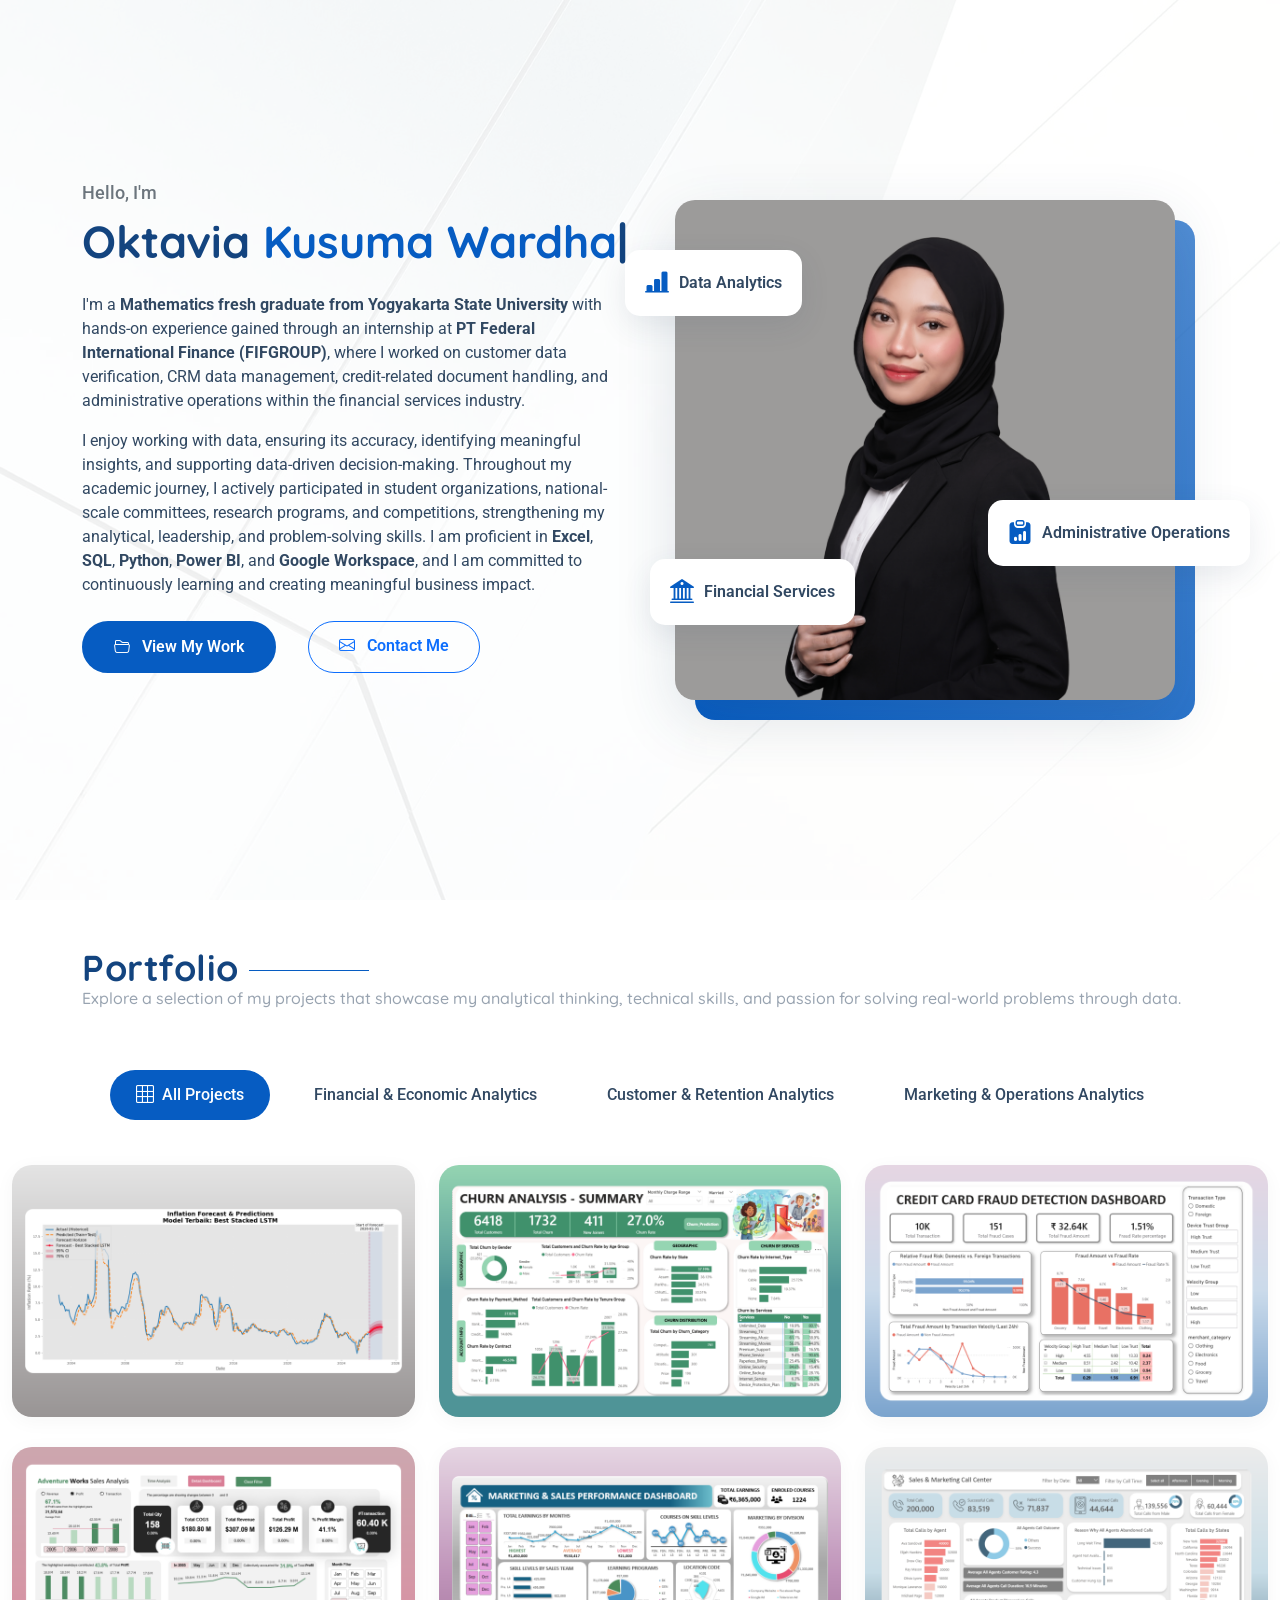
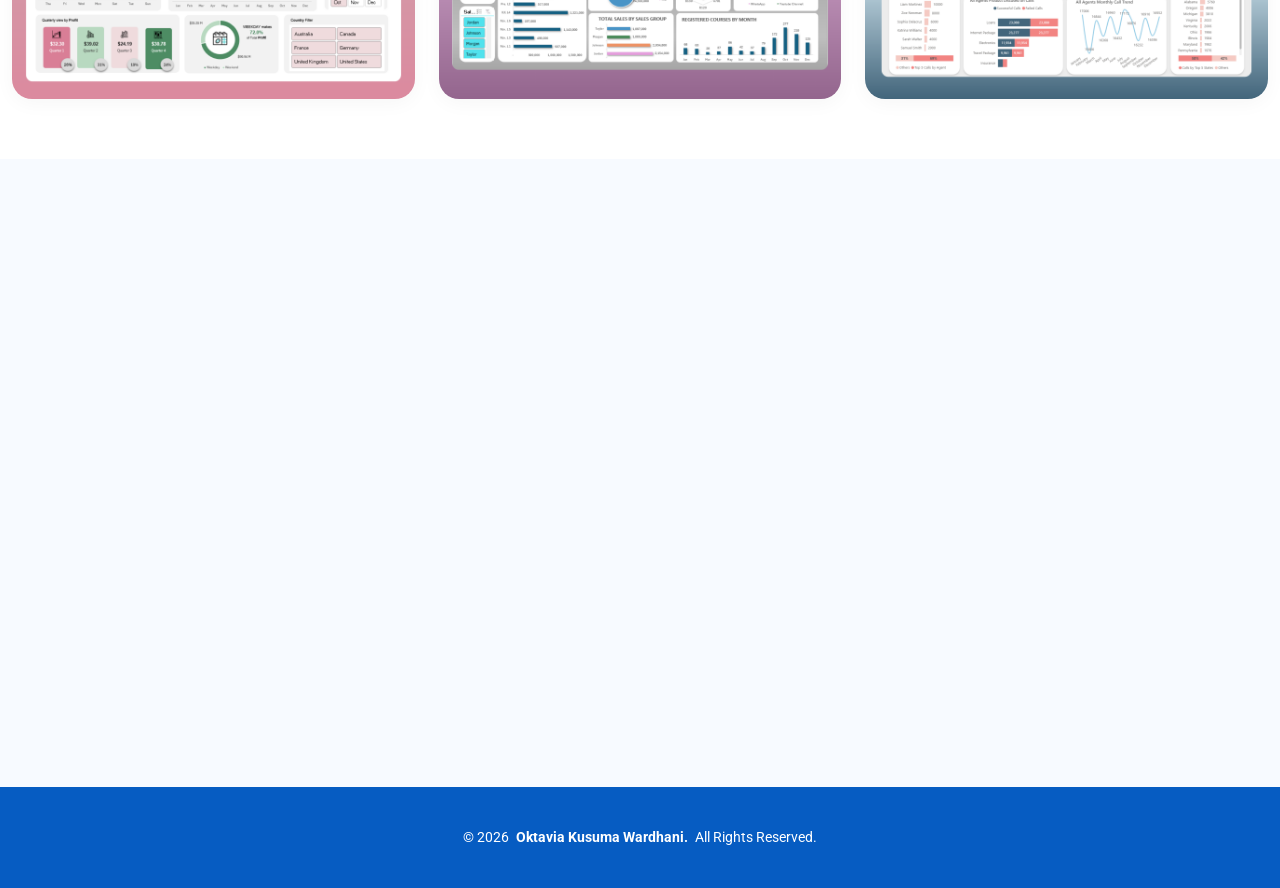
<file: index.html>
<!DOCTYPE html>
<html lang="en">

<head>
  <meta charset="utf-8">
  <meta content="width=device-width, initial-scale=1.0" name="viewport">
  <title>Oktavia Kusuma</title>
  <meta name="description" content="">
  <meta name="keywords" content="">

  <!-- Favicons -->
  <link href="assets/img/profile/profile foto.png" rel="icon">
  <link href="assets/img/profile/profile foto.png" rel="apple-touch-icon">

  <!-- Fonts -->
  <link href="https://fonts.googleapis.com" rel="preconnect">
  <link href="https://fonts.gstatic.com" rel="preconnect" crossorigin>
  <link href="https://fonts.googleapis.com/css2?family=Roboto:ital,wght@0,100;0,300;0,400;0,500;0,700;0,900;1,100;1,300;1,400;1,500;1,700;1,900&family=Open+Sans:ital,wght@0,300;0,400;0,500;0,600;0,700;0,800;1,300;1,400;1,500;1,600;1,700;1,800&family=Quicksand:wght@300;400;500;600;700&display=swap" rel="stylesheet">

  <!-- Vendor CSS Files -->
  <link href="assets/vendor/bootstrap/css/bootstrap.min.css" rel="stylesheet">
  <link href="assets/vendor/bootstrap-icons/bootstrap-icons.css" rel="stylesheet">
  <link href="assets/vendor/aos/aos.css" rel="stylesheet">
  <link href="assets/vendor/glightbox/css/glightbox.min.css" rel="stylesheet">
  <link href="assets/vendor/swiper/swiper-bundle.min.css" rel="stylesheet">

  <!-- Main CSS File -->
  <link href="assets/css/main.css" rel="stylesheet">

</head>

<body class="index-page">

  <header id="header" class="header d-flex align-items-center fixed-top">
    <div class="container-fluid position-relative d-flex align-items-center justify-content-between">

      <a href="index.html" class="logo d-flex align-items-center">
      </a>

    </div>
  </header>

  <main class="main">

    <!-- Hero Section -->
<section id="hero" class="hero section">

  <div class="container">
    <div class="row align-items-center gy-5">

      <!-- Hero Content -->
      <div class="col-lg-6 hero-content" data-aos="fade-right" data-aos-delay="100">

        <div class="content-wrapper">

          <p class="hero-greeting">Hello, I'm</p>

          <h1 class="hero-title">
            Oktavia <span class="typed" data-typed-items="Kusuma Wardhani"></span>
          </h1>

          <div class="hero-description">
            <p>
              I'm a <strong> Mathematics fresh graduate from Yogyakarta State University</strong> with hands-on experience gained through an internship at <strong>PT Federal International Finance (FIFGROUP)</strong>, where I worked on customer data verification, CRM data management, credit-related document handling, and administrative operations within the financial services industry.

            <p>
              I enjoy working with data, ensuring its accuracy, identifying meaningful insights, and supporting data-driven decision-making. Throughout my academic journey, I actively participated in student organizations, national-scale committees, research programs, and competitions, strengthening my analytical, leadership, and problem-solving skills. I am proficient in <strong>Excel</strong>, <strong>SQL</strong>, <strong>Python</strong>, <strong>Power BI</strong>, and <strong>Google Workspace</strong>, and I am committed to continuously learning and creating meaningful business impact.
            </p>

          </div>

          <div class="hero-actions mt-4">

            <a href="#portfolio" class="btn btn-primary me-3">
              <i class="bi bi-folder2-open me-2"></i>
              View My Work
            </a>

            <a href="#contact" class="btn btn-outline-primary">
              <i class="bi bi-envelope me-2"></i>
              Contact Me
            </a>

          </div>

        </div>

      </div>

      <!-- Hero Image -->
      <div class="col-lg-6 hero-image text-center"
           data-aos="fade-left"
           data-aos-delay="200">

        <div class="image-container">

          <!-- Floating Cards -->
          <div class="floating-elements">

            <div class="floating-card card-1">
              <i class="bi bi-bar-chart-line-fill"></i>
              <span>Data Analytics</span>
            </div>

            <div class="floating-card card-2">
              <i class="bi bi-clipboard-data-fill"></i>
              <span>Administrative Operations</span>
            </div>

            <div class="floating-card card-3">
              <i class="bi bi-bank2"></i>
              <span>Financial Services</span>
            </div>

          </div>

          <img
            src="assets/img/profile/profile foto.png"
            alt="Oktavia Kusuma Wardhani"
            class="img-fluid hero-main-image">

          <div class="image-overlay"></div>

        </div>

      </div>

    </div>
  </div>

</section><!-- /Hero Section -->

    <!-- Portfolio Section -->
    <section id="portfolio" class="portfolio section">

      <!-- Section Title -->
      <div class="container section-title">
        <h2>Portfolio</h2>
        <p>Explore a selection of my projects that showcase my analytical thinking, technical skills, and passion for solving real-world problems through data.</p>
      </div><!-- End Section Title -->

      <div class="container-fluid" data-aos="fade-up" data-aos-delay="100">

        <div class="isotope-layout" data-default-filter="*" data-layout="masonry" data-sort="original-order">

          <ul class="portfolio-filters isotope-filters" data-aos="fade-up" data-aos-delay="200">
            <li data-filter="*" class="filter-active">
              <i class="bi bi-grid-3x3"></i> All Projects
            </li>
            <li data-filter=".filter-finance">
              Financial & Economic Analytics
            </li>
            <li data-filter=".filter-csr">
              Customer & Retention Analytics
            </li>
            <li data-filter=".filter-marketing">
              Marketing & Operations Analytics
            </li>
          </ul>

          <div class="row g-4 isotope-container" data-aos="fade-up" data-aos-delay="300">

            <div class="col-xl-3 col-lg-4 col-md-6 portfolio-item isotope-item filter-finance">
              <article class="portfolio-entry">
                <figure class="entry-image">
                  <img src="assets/img/portfolio/Portofolio1.png" class="img-fluid" alt="" loading="lazy">
                  <div class="entry-overlay">
                    <div class="overlay-content">
                      <div class="entry-meta">Financial & Economic Analytics</div>
                      <h3 class="entry-title">Optimizing Indonesia’s Inflation Prediction Using LSTM</h3>
                      <div class="entry-links">
                        <a href="assets/img/portfolio/Portofolio1.png" class="glightbox" data-gallery="portfolio-gallery-finance" data-glightbox="title: Optimization of Indonesia’s Inflation Prediction Using a Deep Learning Approach: A Comparative Study of Three Long Short-Term Memory (LSTM) Architectures; description: This project applies deep learning techniques to predict Indonesia’s monthly Year-over-Year (YoY) inflation and compares the performance of three LSTM architectures: Single Layer LSTM, Bidirectional LSTM (BiLSTM), and Stacked LSTM. Using inflation data from January 2003 to December 2025 published by Bank Indonesia, the project includes time series preprocessing, Exploratory Data Analysis (EDA), hyperparameter optimization, and model evaluation using MSE, RMSE, MAE, and sMAPE.">
                          <i class="bi bi-arrows-angle-expand"></i>
                        </a>
                        <a href="https://drive.google.com/drive/folders/1MQY9q2b-kxYuFx8VRQAAC2kwyiLDomg8?usp=sharing">
                          <i class="bi bi-arrow-right"></i>
                        </a>
                      </div>
                    </div>
                  </div>
                </figure>
              </article>
            </div><!-- End Portfolio Item -->

            <div class="col-xl-3 col-lg-4 col-md-6 portfolio-item isotope-item filter-csr">
              <article class="portfolio-entry">
                <figure class="entry-image">
                  <img src="assets/img/portfolio/Portofolio4.png" class="img-fluid" alt="" loading="lazy">
                  <div class="entry-overlay">
                    <div class="overlay-content">
                      <div class="entry-meta">Customer & Retention Analysis</div>
                      <h3 class="entry-title">Telecom Customer Churn Analysis & Prediction Dashboard</h3>
                      <div class="entry-links">
                        <a href="assets/img/portfolio/Portofolio4.png" class="glightbox" data-gallery="portfolio-gallery-csr" data-glightbox="title: Telecom Customer Churn Analysis & Prediction Dashboard; description: An end-to-end telecom customer churn analytics project combining SQL Server ETL, Power BI dashboards, and Random Forest machine learning to identify churn patterns and predict potential high-risk customers for proactive retention strategies.">
                          <i class="bi bi-arrows-angle-expand"></i>
                        </a>
                        <a href="portfolio-details3.html">
                          <i class="bi bi-arrow-right"></i>
                        </a>
                      </div>
                    </div>
                  </div>
                </figure>
              </article>
            </div><!-- End Portfolio Item -->

             <div class="col-xl-3 col-lg-4 col-md-6 portfolio-item isotope-item filter-csr">
              <article class="portfolio-entry">
                <figure class="entry-image">
                  <img src="assets/img/portfolio/Portofolio6.png" class="img-fluid" alt="" loading="lazy">
                  <div class="entry-overlay">
                    <div class="overlay-content">
                      <div class="entry-meta">Customer & Retention Analysis</div>
                      <h3 class="entry-title">Credit Card Fraud Detection</h3>
                      <div class="entry-links">
                        <a href="assets/img/portfolio/Portofolio6.png" class="glightbox" data-gallery="portfolio-gallery-csr" data-glightbox="title: Credit Card Fraud Detection Dashboard; description: This report documents a complete end-to-end fraud intelligence pipeline built on 10,000 simulated credit card transactions. The objective was to identify high-risk behavioral segments, quantify fraud patterns, and deliver actionable business recommendations using Python for preprocessing and EDA, PostgreSQL for structured analysis, and Power BI for visualization..">
                          <i class="bi bi-arrows-angle-expand"></i>
                        </a>
                        <a href="portfolio-details5.html">
                          <i class="bi bi-arrow-right"></i>
                        </a>
                      </div>
                    </div>
                  </div>
                </figure>
              </article>
            </div><!-- End Portfolio Item -->

            <div class="col-xl-3 col-lg-4 col-md-6 portfolio-item isotope-item filter-marketing">
              <article class="portfolio-entry">
                <figure class="entry-image">
                  <img src="assets/img/portfolio/Portofolio3.png" class="img-fluid" alt="" loading="lazy">
                  <div class="entry-overlay">
                    <div class="overlay-content">
                      <div class="entry-meta">Marketing & Operation Analysis</div>
                      <h3 class="entry-title">Adventure Work Sales Analysis Dashboard</h3>
                      <div class="entry-links">
                        <a href="assets/img/portfolio/Portofolio3.png" class="glightbox" data-gallery="portfolio-gallery-marketing" data-glightbox="title: Adventure Work Sales Analysis Dashboard; description: An interactive Microsoft Excel Business Intelligence dashboard that transforms Adventure Works' historical sales data into actionable insights on profitability, product performance, customer demographics, and geographic markets.">
                          <i class="bi bi-arrows-angle-expand"></i>
                        </a>
                        <a href="portfolio-details2.html">
                          <i class="bi bi-arrow-right"></i>
                        </a>
                      </div>
                    </div>
                  </div>
                </figure>
              </article>
            </div><!-- End Portfolio Item -->

             <div class="col-xl-3 col-lg-4 col-md-6 portfolio-item isotope-item filter-marketing">
              <article class="portfolio-entry">
                <figure class="entry-image">
                  <img src="assets/img/portfolio/Portofolio2.png" class="img-fluid" alt="" loading="lazy">
                  <div class="entry-overlay">
                    <div class="overlay-content">
                      <div class="entry-meta">Marketing & Operation Analysis</div>
                      <h3 class="entry-title">Marketing & Sales Performance Analysis Dashboard</h3>
                      <div class="entry-links">
                        <a href="assets/img/portfolio/Portofolio2.png" class="glightbox" data-gallery="portfolio-gallery-marketing" data-glightbox="title: Marketing & Sales Performance Analysis Dashboard; description: An interactive Microsoft Excel dashboard analyzing revenue trends, course registration patterns, marketing channel contributions, product performance, sales group performance, and area-based registration distribution.">
                          <i class="bi bi-arrows-angle-expand"></i>
                        </a>
                        <a href="portfolio-details1.html">
                          <i class="bi bi-arrow-right"></i>
                        </a>
                      </div>
                    </div>
                  </div>
                </figure>
              </article>
            </div><!-- End Portfolio Item -->

            <div class="col-xl-3 col-lg-4 col-md-6 portfolio-item isotope-item filter-marketing">
              <article class="portfolio-entry">
                <figure class="entry-image">
                  <img src="assets/img/portfolio/Portofolio5.png" class="img-fluid" alt="" loading="lazy">
                  <div class="entry-overlay">
                    <div class="overlay-content">
                      <div class="entry-meta">Marketing & Operation Analysis</div>
                      <h3 class="entry-title">Sales & Marketing Call Center Dashboard</h3>
                      <div class="entry-links">
                        <a href="assets/img/portfolio/Portofolio5.png" class="glightbox" data-gallery="portfolio-gallery-marketing" data-glightbox="title: Smart Home Interface; description: At vero eos et accusamus et iusto odio dignissimos ducimus.">
                          <i class="bi bi-arrows-angle-expand"></i>
                        </a>
                        <a href="portfolio-details4.html">
                          <i class="bi bi-arrow-right"></i>
                        </a>
                      </div>
                    </div>
                  </div>
                </figure>
              </article>
            </div><!-- End Portfolio Item -->
    
          </div><!-- End Portfolio Container -->

        </div>

      </div>

    </section><!-- /Portfolio Section -->

<!-- Contact Section -->
<section id="contact" class="contact section light-background">

  <!-- Section Title -->
  <div class="container section-title" data-aos="fade-up">
    <h2>Contact</h2>
    <p>
      Thank you for visiting my portfolio. If you'd like to discuss opportunities,
      collaborations, or simply connect, feel free to reach out through any of the
      contact methods below.
    </p>
  </div>

  <div class="container">

    <div class="row justify-content-center">

      <div class="col-lg-8">

        <div class="info-box" data-aos="fade-up">

          <h3>Let's Connect</h3>

          <p>
            I'm always open to discussing career opportunities, projects,
            or professional collaborations.
          </p>
          <div class="info-item">

            <div class="icon-box">
              <i class="bi bi-envelope"></i>
            </div>

            <div class="content">
              <h4>Email</h4>
              <p>
                <a href="mailto:oktaviakusuma.wrdhn@gmail.com">
                  oktaviakusuma.wrdhn@gmail.com
                </a>
              </p>
            </div>

          </div>

          <div class="info-item">

            <div class="icon-box">
              <i class="bi bi-telephone"></i>
            </div>

            <div class="content">
              <h4>Phone</h4>
              <p>
                <a  href="https://wa.me/6282329396369" target="_blank">
                  +62 823-2939-6369
                </a>
              </p>
            </div>

          </div>

        </div>

      </div>

    </div>

  </div>

</section>

  </main>

  <footer id="footer" class="footer dark-background">

    <div class="container">
      <div class="copyright text-center ">
        <p>© <span>2026</span> <strong class="px-1 sitename">Oktavia Kusuma Wardhani.</strong> <span>All Rights Reserved.</span></p>
      </div>

  </footer>

  <!-- Scroll Top -->
  <a href="#" id="scroll-top" class="scroll-top d-flex align-items-center justify-content-center"><i class="bi bi-arrow-up-short"></i></a>

  <!-- Vendor JS Files -->
  <script src="assets/vendor/bootstrap/js/bootstrap.bundle.min.js"></script>
  <script src="assets/vendor/php-email-form/validate.js"></script>
  <script src="assets/vendor/aos/aos.js"></script>
  <script src="assets/vendor/purecounter/purecounter_vanilla.js"></script>
  <script src="assets/vendor/typed.js/typed.umd.js"></script>
  <script src="assets/vendor/waypoints/noframework.waypoints.js"></script>
  <script src="assets/vendor/glightbox/js/glightbox.min.js"></script>
  <script src="assets/vendor/imagesloaded/imagesloaded.pkgd.min.js"></script>
  <script src="assets/vendor/isotope-layout/isotope.pkgd.min.js"></script>
  <script src="assets/vendor/swiper/swiper-bundle.min.js"></script>

  <!-- Main JS File -->
  <script src="assets/js/main.js"></script>

</body>

</html>
</file>
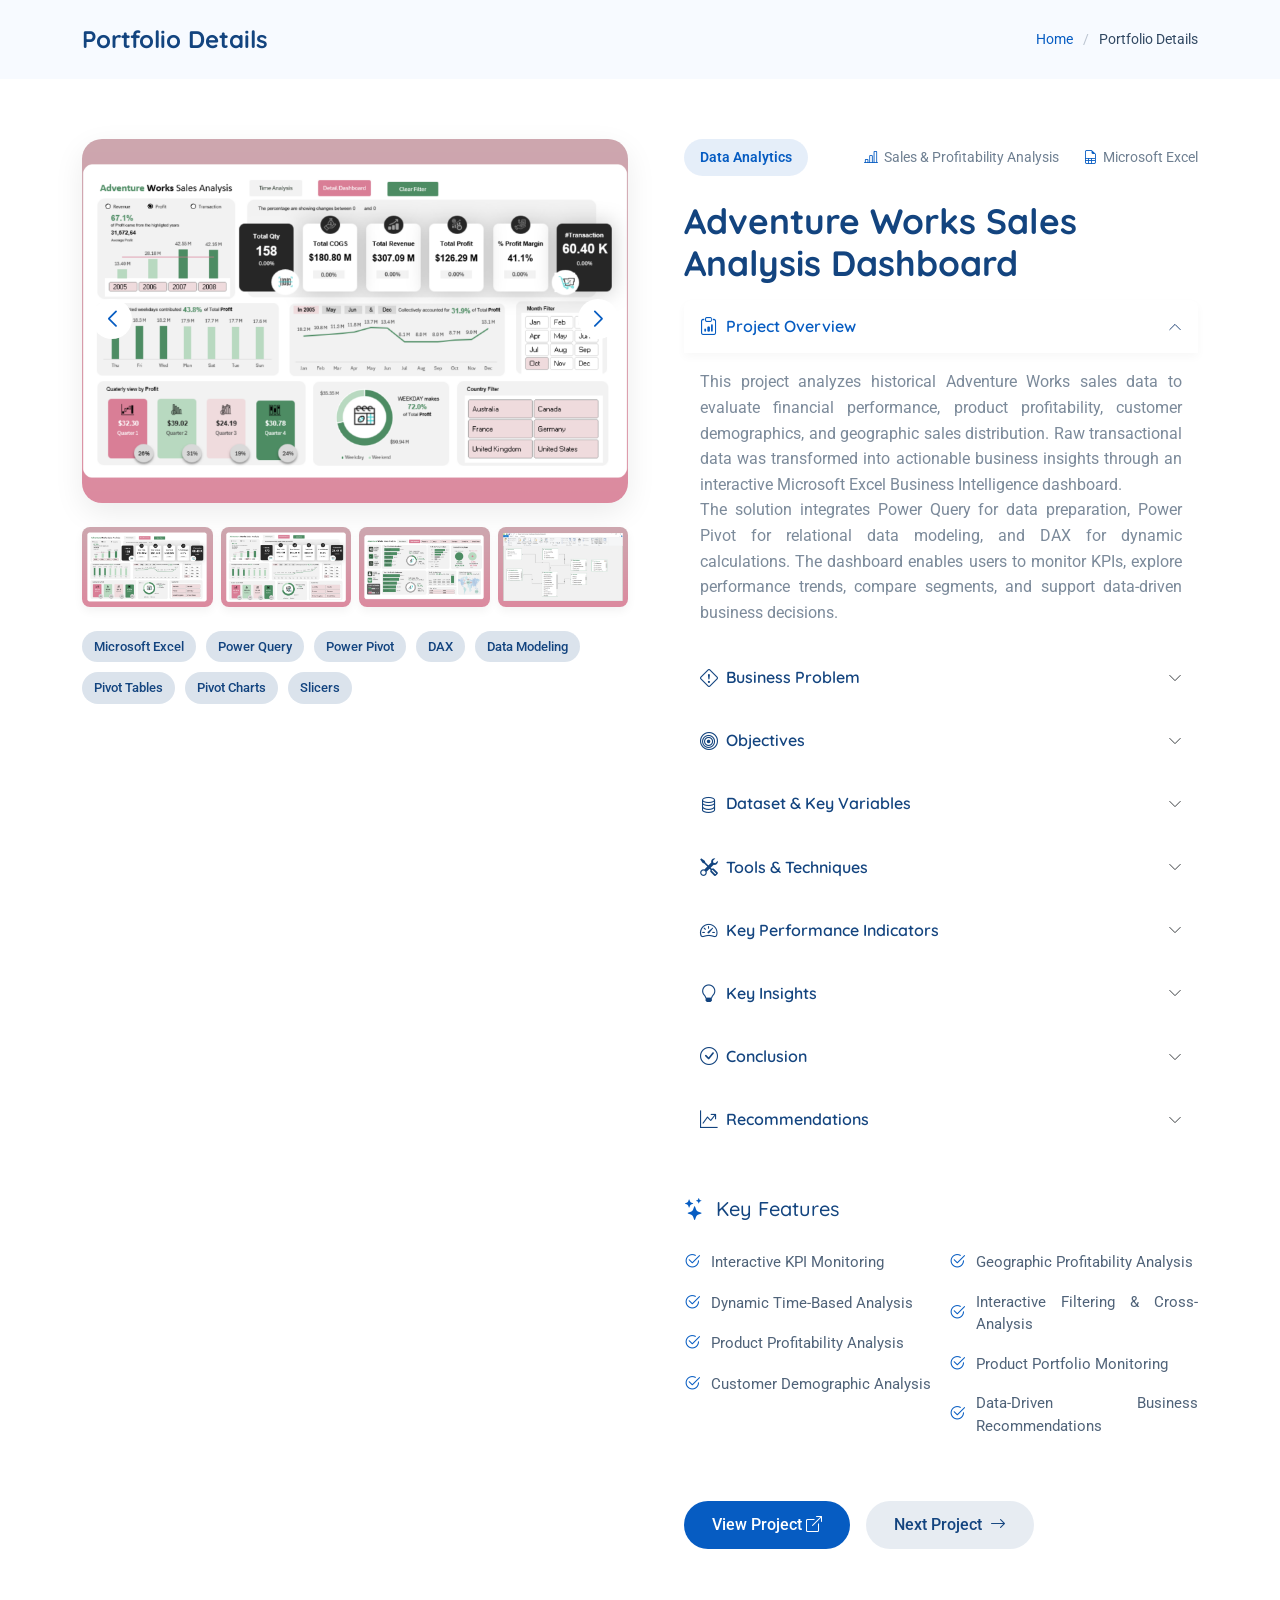
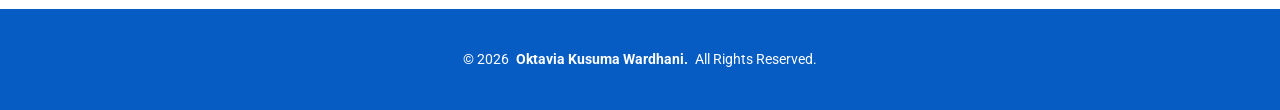
<file: portfolio-details2.html>
<!DOCTYPE html>
<html lang="en">

<head>
  <meta charset="utf-8">
  <meta content="width=device-width, initial-scale=1.0" name="viewport">
  <title>Oktavia Kusuma</title>
  <meta name="description" content="">
  <meta name="keywords" content="">

  <!-- Favicons -->
  <link href="assets/img/profile/profile foto.png" rel="icon">
  <link href="assets/img/profile/profile foto.png" rel="apple-touch-icon">

  <!-- Fonts -->
  <link href="https://fonts.googleapis.com" rel="preconnect">
  <link href="https://fonts.gstatic.com" rel="preconnect" crossorigin>
  <link href="https://fonts.googleapis.com/css2?family=Roboto:ital,wght@0,100;0,300;0,400;0,500;0,700;0,900;1,100;1,300;1,400;1,500;1,700;1,900&family=Open+Sans:ital,wght@0,300;0,400;0,500;0,600;0,700;0,800;1,300;1,400;1,500;1,600;1,700;1,800&family=Quicksand:wght@300;400;500;600;700&display=swap" rel="stylesheet">

  <!-- Vendor CSS Files -->
  <link href="assets/vendor/bootstrap/css/bootstrap.min.css" rel="stylesheet">
  <link href="assets/vendor/bootstrap-icons/bootstrap-icons.css" rel="stylesheet">
  <link href="assets/vendor/aos/aos.css" rel="stylesheet">
  <link href="assets/vendor/glightbox/css/glightbox.min.css" rel="stylesheet">
  <link href="assets/vendor/swiper/swiper-bundle.min.css" rel="stylesheet">

  <!-- Main CSS File -->
  <link href="assets/css/main.css" rel="stylesheet">

</head>

<body class="portfolio-details-page">

  <header id="header" class="header d-flex align-items-center fixed-top">
    <div class="container-fluid position-relative d-flex align-items-center justify-content-between">

      <a href="index.html" class="logo d-flex align-items-center">

    </div>
  </header>

  <main class="main">

    <!-- Page Title -->
    <div class="page-title light-background">
      <div class="container d-lg-flex justify-content-between align-items-center">
        <h1 class="mb-2 mb-lg-0">Portfolio Details</h1>
        <nav class="breadcrumbs">
          <ol>
            <li><a href="index.html">Home</a></li>
            <li class="current">Portfolio Details</li>
          </ol>
        </nav>
      </div>
    </div><!-- End Page Title -->

<!-- Portfolio Details Section -->
<section id="portfolio-details" class="portfolio-details section">

  <div class="container" data-aos="fade-up" data-aos-delay="100">

    <div class="row gy-4">

      <!-- Portfolio Images -->
      <div class="col-lg-6" data-aos="fade-right">

        <div class="portfolio-details-media">

          <div class="main-image">
            <div class="portfolio-details-slider swiper init-swiper" data-aos="zoom-in">

              <script type="application/json" class="swiper-config">
                {
                  "loop": true,
                  "speed": 1000,
                  "autoplay": {
                    "delay": 6000
                  },
                  "effect": "creative",
                  "creativeEffect": {
                    "prev": {
                      "shadow": true,
                      "translate": [0, 0, -400]
                    },
                    "next": {
                      "translate": ["100%", 0, 0]
                    }
                  },
                  "slidesPerView": 1,
                  "navigation": {
                    "nextEl": ".swiper-button-next",
                    "prevEl": ".swiper-button-prev"
                  }
                }
              </script>

              <div class="swiper-wrapper">
                <div class="swiper-slide">
                  <img src="assets/img/portfolio/Portofolio3.png" alt="Adventure Works Sales Analysis Dashboard" class="img-fluid">
                </div>
                <div class="swiper-slide">
                  <img src="assets/img/portfolio/Portofolio3(1).png" alt="Adventure Works Sales Analysis Dashboard" class="img-fluid">
                </div>
                <div class="swiper-slide">
                  <img src="assets/img/portfolio/Portofolio3(2).png" alt="Adventure Works Sales Analysis Dashboard" class="img-fluid">
                </div>
                <div class="swiper-slide">
                  <img src="assets/img/portfolio/Portofolio3(3).png" alt="Adventure Works Sales Analysis Dashboard" class="img-fluid">
                </div>
              </div>

              <div class="swiper-button-prev"></div>
              <div class="swiper-button-next"></div>

            </div>
          </div>

          <!-- Thumbnail Gallery -->
          <div class="thumbnail-grid" data-aos="fade-up" data-aos-delay="200">
            <div class="row g-2 mt-3">
              <div class="col-3">
                <img src="assets/img/portfolio/Portofolio3.png" alt="The Dashboard with All Filters Cleared" class="img-fluid glightbox">
              </div>
              <div class="col-3">
                <img src="assets/img/portfolio/Portofolio3(1).png" alt="Dashboard Overview" class="img-fluid glightbox">
              </div>
              <div class="col-3">
                <img src="assets/img/portfolio/Portofolio3(2).png" alt="Dashboard Details Overview" class="img-fluid glightbox">
              </div>
              <div class="col-3">
                <img src="assets/img/portfolio/Portofolio3(3).png" alt="Data Model on Power Pivot" class="img-fluid glightbox">
              </div>
            </div>
          </div>

          <!-- Technology Badges -->
          <div class="tech-stack-badges" data-aos="fade-up" data-aos-delay="300">
            <span>Microsoft Excel</span>
            <span>Power Query</span>
            <span>Power Pivot</span>
            <span>DAX</span>
            <span>Data Modeling</span>
            <span>Pivot Tables</span>
            <span>Pivot Charts</span>
            <span>Slicers</span>
          </div>

        </div>
      </div>
      <!-- End Portfolio Images -->

      <!-- Project Content -->
      <div class="col-lg-6" data-aos="fade-left">

        <div class="portfolio-details-content">

          <!-- Project Meta -->
          <div class="project-meta">
            <div class="badge-wrapper">
              <span class="project-badge">Data Analytics</span>
            </div>
            <div class="date-client">
              <div class="meta-item">
                <i class="bi bi-bar-chart-line"></i>
                <span>Sales & Profitability Analysis</span>
              </div>
              <div class="meta-item">
                <i class="bi bi-file-earmark-spreadsheet"></i>
                <span>Microsoft Excel</span>
              </div>
            </div>
          </div>

          <!-- Project Title -->
          <h2 class="project-title">
            Adventure Works Sales Analysis Dashboard
          </h2>

          <!-- Project Overview -->
          <div class="project-overview">

            <!-- Accordion -->
            <div class="accordion project-accordion" id="portfolio-details-projectAccordion">

              <!-- Project Overview Item -->
              <div class="accordion-item" data-aos="fade-up">
                <h2 class="accordion-header">
                  <button class="accordion-button" type="button" data-bs-toggle="collapse" data-bs-target="#portfolio-details-collapse-1" aria-expanded="true" aria-controls="portfolio-details-collapse-1">
                    <i class="bi bi-clipboard-data me-2"></i>
                    Project Overview
                  </button>
                </h2>
                <div id="portfolio-details-collapse-1" class="accordion-collapse collapse show" data-bs-parent="#portfolio-details-projectAccordion">
                  <div class="accordion-body">
                    <p>
                      This project analyzes historical Adventure Works sales data to evaluate financial performance, product profitability, customer demographics, and geographic sales distribution. Raw transactional data was transformed into actionable business insights through an interactive Microsoft Excel Business Intelligence dashboard.
                    </p>
                    <p>
                      The solution integrates Power Query for data preparation, Power Pivot for relational data modeling, and DAX for dynamic calculations. The dashboard enables users to monitor KPIs, explore performance trends, compare segments, and support data-driven business decisions.
                    </p>
                  </div>
                </div>
              </div>

              <!-- Business Problem Item -->
              <div class="accordion-item" data-aos="fade-up" data-aos-delay="100">
                <h2 class="accordion-header">
                  <button class="accordion-button collapsed" type="button" data-bs-toggle="collapse" data-bs-target="#portfolio-details-collapse-2" aria-expanded="false" aria-controls="portfolio-details-collapse-2">
                    <i class="bi bi-exclamation-diamond me-2"></i>
                    Business Problem
                  </button>
                </h2>
                <div id="portfolio-details-collapse-2" class="accordion-collapse collapse" data-bs-parent="#portfolio-details-projectAccordion">
                  <div class="accordion-body">
                    <p>
                      Adventure Works' historical sales data contains valuable information across products, customers, territories, and time. However, analyzing fragmented transactional data can make it difficult to quickly identify key profitability drivers and performance patterns.
                    </p>
                    <p>
                      This project addresses the challenge by consolidating the data into a relational model and interactive dashboard, enabling efficient analysis of financial performance, product contribution, customer demographics, and geographic markets.
                    </p>
                  </div>
                </div>
              </div>

              <!-- Objectives Item -->
              <div class="accordion-item" data-aos="fade-up" data-aos-delay="200">
                <h2 class="accordion-header">
                  <button class="accordion-button collapsed" type="button" data-bs-toggle="collapse" data-bs-target="#portfolio-details-collapse-3" aria-expanded="false" aria-controls="portfolio-details-collapse-3">
                    <i class="bi bi-bullseye me-2"></i>
                    Objectives
                  </button>
                </h2>
                <div id="portfolio-details-collapse-3" class="accordion-collapse collapse" data-bs-parent="#portfolio-details-projectAccordion">
                  <div class="accordion-body">
                    <ul class="objectives-list">
                      <li>Build an integrated relational data model and interactive sales dashboard using Microsoft Excel.</li>
                      <li>Analyze revenue, COGS, total profit, and profit margin across time periods.</li>
                      <li>Identify the most profitable products, pricing segments, customer demographics, and geographic markets.</li>
                      <li>Evaluate product portfolio performance, including sold and unsold product variations.</li>
                      <li>Translate analytical findings into actionable business recommendations.</li>
                    </ul>
                  </div>
                </div>
              </div>

              <!-- Dataset Item -->
              <div class="accordion-item" data-aos="fade-up" data-aos-delay="300">
                <h2 class="accordion-header">
                  <button class="accordion-button collapsed" type="button" data-bs-toggle="collapse" data-bs-target="#portfolio-details-collapse-4" aria-expanded="false" aria-controls="portfolio-details-collapse-4">
                    <i class="bi bi-database me-2"></i>
                    Dataset & Key Variables
                  </button>
                </h2>
                <div id="portfolio-details-collapse-4" class="accordion-collapse collapse" data-bs-parent="#portfolio-details-projectAccordion">
                  <div class="accordion-body">
                    <p>
                      The project uses the Adventure Works sales database, modeled using a star schema that connects the <code>FactInternetSales</code> table with product, customer, territory, and date dimensions.
                    </p>
                    <div class="table-responsive">
                      <table class="table">
                        <thead>
                          <tr>
                            <th>Variable</th>
                            <th>Description</th>
                          </tr>
                        </thead>
                        <tbody>
                          <tr>
                            <td><code style="color: inherit;">ProductKey</code></td>
                            <td>Key used to link sales transactions to product-related information.</td>
                          </tr>
                          <tr>
                            <td><code style="color: inherit;">CustomerKey</code></td>
                            <td>Key used to link sales transactions to customer-related information.</td>
                          </tr>
                          <tr>
                            <td><code style="color: inherit;">SalesTerritoryKey</code></td>
                            <td>Key used to connect transactions with geographic sales territories.</td>
                          </tr>
                          <tr>
                            <td><code style="color: inherit;">OrderDateKey</code></td>
                            <td>Relational date key representing the order date.</td>
                          </tr>
                          <tr>
                            <td><code style="color: inherit;">DueDateKey</code></td>
                            <td>Relational date key representing the payment due date.</td>
                          </tr>
                          <tr>
                            <td><code style="color: inherit;">ShipDateKey</code></td>
                            <td>Relational date key representing the shipment date.</td>
                          </tr>
                          <tr>
                            <td><code style="color: inherit;">OrderQuantity</code></td>
                            <td>Number of units purchased in a sales transaction.</td>
                          </tr>
                          <tr>
                            <td><code style="color: inherit;">UnitPrice</code></td>
                            <td>Selling price per unit of a product.</td>
                          </tr>
                          <tr>
                            <td><code style="color: inherit;">TotalProductCost</code></td>
                            <td>Total cost associated with the products sold.</td>
                          </tr>
                          <tr>
                            <td><code style="color: inherit;">SalesAmount</code></td>
                            <td>Revenue generated from the sales transaction.</td>
                          </tr>
                          <tr>
                            <td><code style="color: inherit;">TaxAmt</code></td>
                            <td>Tax amount associated with the transaction.</td>
                          </tr>
                          <tr>
                            <td><code style="color: inherit;">Freight</code></td>
                            <td>Shipping and logistics cost associated with the transaction.</td>
                          </tr>
                        </tbody>
                      </table>
                    </div>
                  </div>
                </div>
              </div>

              <!-- Tools & Techniques Item -->
              <div class="accordion-item" data-aos="fade-up" data-aos-delay="400">
                <h2 class="accordion-header">
                  <button class="accordion-button collapsed" type="button" data-bs-toggle="collapse" data-bs-target="#portfolio-details-collapse-5" aria-expanded="false" aria-controls="portfolio-details-collapse-5">
                    <i class="bi bi-tools me-2"></i>
                    Tools & Techniques
                  </button>
                </h2>
                <div id="portfolio-details-collapse-5" class="accordion-collapse collapse" data-bs-parent="#portfolio-details-projectAccordion">
                  <div class="accordion-body">
                    <p>
                    The project followed an end-to-end data analytics workflow using Microsoft Excel. 
                    Power Query was used to extract, clean, transform, and prepare the Adventure Works 
                    sales data before loading it into Power Pivot. A relational data model based on a 
                    star schema was then developed by connecting the sales fact table with relevant product, 
                    customer, territory, and date dimensions.
                    <p>

                    <p>
                    DAX was used to create dynamic financial and profitability calculations, while Pivot 
                    Tables and Pivot Charts supported the analysis and visualization of sales performance 
                    across different time periods, products, customer demographics, and geographic markets. 
                    Interactive Slicers were added to enable dynamic filtering and cross-analysis by year, 
                    geography, and product category.
                    </p>

                  </div>
                </div>
              </div>

              <!-- Key Performance Indicators Item -->
              <div class="accordion-item" data-aos="fade-up" data-aos-delay="500">
                <h2 class="accordion-header">
                  <button class="accordion-button collapsed" type="button" data-bs-toggle="collapse" data-bs-target="#portfolio-details-collapse-6" aria-expanded="false" aria-controls="portfolio-details-collapse-6">
                    <i class="bi bi-speedometer2 me-2"></i>
                    Key Performance Indicators
                  </button>
                </h2>
                <div id="portfolio-details-collapse-6" class="accordion-collapse collapse" data-bs-parent="#portfolio-details-projectAccordion">
                  <div class="accordion-body">
                    <div class="table-responsive">
                      <table class="table">
                        <thead>
                          <tr>
                            <th>KPI</th>
                            <th>Result</th>
                          </tr>
                        </thead>
                        <tbody>
                          <tr>
                            <td>Total Revenue</td>
                            <td style="color: inherit;">$307.09M</td>
                          </tr>
                          <tr>
                            <td>COGS</td>
                            <td style="color: inherit;">$180.80M</td>
                          </tr>
                          <tr>
                            <td>Total Profit</td>
                            <td style="color: inherit;">$126.29M</td>
                          </tr>
                          <tr>
                            <td>Profit Margin</td>
                            <td style="color: inherit;">41.1%</td>
                          </tr>
                          <tr>
                            <td>Transactions</td>
                            <td style="color: inherit;">60.40K</td>
                          </tr>
                          <tr>
                            <td>Available Products</td>
                            <td style="color: inherit;">606</td>
                          </tr>
                          <tr>
                            <td>Sold Products</td>
                            <td style="color: inherit;">158</td>
                          </tr>
                          <tr>
                            <td>Unsold Products</td>
                            <td style="color: inherit;">448</td>
                          </tr>
                        </tbody>
                      </table>
                    </div>
                  </div>
                </div>
              </div>

              <!-- Key Insights -->
              <div class="accordion-item" data-aos="fade-up" data-aos-delay="600">
                <h2 class="accordion-header">
                  <button class="accordion-button collapsed"
                          type="button"
                          data-bs-toggle="collapse"
                          data-bs-target="#portfolio-details-collapse-7"
                          aria-expanded="false"
                          aria-controls="collapseSeven">
                    <i class="bi bi-lightbulb me-2"></i>
                    Key Insights
                  </button>
                </h2>
                <div id="portfolio-details-collapse-7"
                    class="accordion-collapse collapse"
                    data-bs-parent="#portfolio-details-projectAccordion">
                  <div class="accordion-body">
                    <h5>1. Annual and Quarterly Profitability Performance</h5>
                    <p>
                      Profitability varied across different time periods, with
                      <strong>2007</strong> recording the highest annual total profit at
                      approximately <strong>$43M</strong>. At the quarterly level,
                      <strong>Q2</strong> was the strongest-performing quarter, generating
                      <strong>$39.02M</strong> in total profit. This indicates that the
                      second quarter represented a particularly important period for the
                      company's overall profitability.
                    </p>
                    <h5>2. Monthly and Weekly Profitability Patterns</h5>
                    <p>
                      Monthly profitability showed distinct seasonal fluctuations, with
                      <strong>May, June, and December</strong> recording the highest profit
                      levels. In addition, weekdays contributed <strong>72%</strong> of total
                      profit, with <strong>Thursday and Friday</strong> recording the highest
                      transaction activity. These patterns suggest that both seasonal periods
                      and specific weekdays played an important role in overall sales
                      performance.
                    </p>
                    <h5>3. Product Profitability Concentration</h5>
                    <p>
                      Profitability was highly concentrated among a small number of products.
                      The <strong>Top 5 Products by Total Profit</strong> contributed
                      <strong>24.8%</strong> of total profit, primarily driven by the
                      <strong>Mountain-200 Black and Silver</strong> variants.
                      <strong>Black and Red</strong> product variants also generated the
                      highest total profit, indicating stronger profitability associated with
                      these product characteristics.
                    </p>
                    <h5>4. Premium Product Segment Contribution</h5>
                    <p>
                      Products priced above <strong>$150</strong> contributed
                      <strong>95.4%</strong> of total profit, highlighting the dominant role
                      of the premium product segment in Adventure Works' profitability.
                      This indicates that high-priced products were the primary contributors
                      to financial performance and that the company's profit structure was
                      heavily dependent on premium offerings.
                    </p>
                    <h5>5. Customer Demographic Profitability</h5>
                    <p>
                      Customers aged <strong>50 and above</strong> contributed
                      <strong>56.3%</strong> of total profit, making them the largest
                      contributing age group. Profit contribution by gender was relatively
                      balanced, with <strong>Female customers contributing 50.4%</strong>
                      and <strong>Male customers contributing 49.6%</strong> of total profit.
                      This suggests that age was a more pronounced differentiating factor in
                      profit contribution than gender.
                    </p>
                    <h5>6. High-Value Customer Contribution</h5>
                    <p>
                      The analysis identified <strong>Willie Xu</strong> and
                      <strong>Jordan Turner</strong> among the highest-profit customers.
                      These high-value customers represent potential opportunities for
                      targeted retention and relationship-building strategies to maintain
                      their contribution to overall profitability.
                    </p>
                    <h5>7. Geographic Profit Concentration</h5>
                    <p>
                      Profitability was concentrated in a limited number of geographic
                      markets. The <strong>United States and Australia</strong> collectively
                      contributed <strong>62.7%</strong> of total profit, making them the
                      primary profit-contributing markets. While these markets represent
                      strong business performance, their significant contribution also
                      highlights the importance of geographic diversification to reduce
                      dependence on a limited number of markets.
                    </p>
                  </div>
                </div>
              </div>

              <!-- Conclusion Item -->
              <div class="accordion-item" data-aos="fade-up" data-aos-delay="700">
                <h2 class="accordion-header">
                  <button class="accordion-button collapsed" type="button" data-bs-toggle="collapse" data-bs-target="#portfolio-details-collapse-8" aria-expanded="false" aria-controls="portfolio-details-collapse-8">
                    <i class="bi bi-check-circle me-2"></i>
                    Conclusion
                  </button>
                </h2>
                <div id="portfolio-details-collapse-8" class="accordion-collapse collapse" data-bs-parent="#portfolio-details-projectAccordion">
                  <div class="accordion-body">
                    <p>
                      Adventure Works demonstrated strong overall profitability, generating <strong>$126.29M</strong> in total profit from <strong>$307.09M</strong> in revenue, with a <strong>41.1% profit margin</strong>.
                      The analysis identified several key profitability drivers: premium products priced above $150, customers aged 50+, and the United States and Australia markets. Temporal analysis also revealed strong performance during Q2, May, June, December, and weekdays, particularly Thursday and Friday.
                      However, the concentration of profit across specific product, customer, and geographic segments also highlights opportunities to improve portfolio and market diversification.
                    </p>
                  </div>
                </div>
              </div>

              <!-- Recommendations Item -->
              <div class="accordion-item" data-aos="fade-up" data-aos-delay="800">
                <h2 class="accordion-header">
                  <button class="accordion-button collapsed" type="button" data-bs-toggle="collapse" data-bs-target="#portfolio-details-collapse-9" aria-expanded="false" aria-controls="portfolio-details-collapse-9">
                    <i class="bi bi-graph-up-arrow me-2"></i>
                    Recommendations
                  </button>
                </h2>
                <div id="portfolio-details-collapse-9" class="accordion-collapse collapse" data-bs-parent="#portfolio-details-projectAccordion">
                  <div class="accordion-body">

                    <ul class="recommendation-list">
                      <li>
                        Ensure the availability of high-performing products before Q2 and December, while strategically scheduling campaigns around high-activity periods such as Thursday and Friday.
                      </li>
                      <li>
                        Leverage customer purchasing patterns to develop more relevant retention, loyalty, and marketing initiatives for the segment contributing the largest share of total profit.
                      </li>
                      <li>
                        Evaluate the 448 unsold product variations through bundling, cross-selling, targeted promotions, or portfolio rationalization to improve product utilization.
                      </li>
                      <li>
                        Expand performance in secondary markets such as the United Kingdom, Germany, France, and Canada to reduce dependence on the United States and Australia.
                      </li>
                    </ul>
                  </div>
                </div>
              </div>

            </div>
          </div>

          <!-- Key Features -->
          <div class="project-features" data-aos="fade-up" data-aos-delay="300">
            <h3>
              <i class="bi bi-stars"></i>
              Key Features
            </h3>
            <div class="row g-3">
              <div class="col-md-6">
                <ul class="feature-list">
                  <li><i class="bi bi-check2-circle"></i> Interactive KPI Monitoring</li>
                  <li><i class="bi bi-check2-circle"></i> Dynamic Time-Based Analysis</li>
                  <li><i class="bi bi-check2-circle"></i> Product Profitability Analysis</li>
                  <li><i class="bi bi-check2-circle"></i> Customer Demographic Analysis</li>
                </ul>
              </div>
              <div class="col-md-6">
                <ul class="feature-list">
                  <li><i class="bi bi-check2-circle"></i> Geographic Profitability Analysis</li>
                  <li><i class="bi bi-check2-circle"></i> Interactive Filtering & Cross-Analysis</li>
                  <li><i class="bi bi-check2-circle"></i> Product Portfolio Monitoring</li>
                  <li><i class="bi bi-check2-circle"></i> Data-Driven Business Recommendations</li>
                </ul>
              </div>
            </div>
          </div>

          <!-- CTA Buttons -->
          <div class="cta-buttons" data-aos="fade-up" data-aos-delay="400">
            <a href="https://unyacid-my.sharepoint.com/:x:/g/personal/oktaviakusuma_2022_student_uny_ac_id/IQC_3NKWuTF0Q46HcxHrI6j-AQH1X6ZalmXVeZ4iqOPtD8c?e=mdye47" class="btn-view-project" target="_blank" rel="noopener noreferrer">
              View Project <i class="bi bi-box-arrow-up-right"></i>
            </a>
            <a href="portfolio-details1.html" class="btn-next-project">
              Next Project <i class="bi bi-arrow-right"></i>
            </a>
          </div>

        </div>
      </div>
      <!-- End Project Content -->

    </div>
  </div>
</section>
<!-- /Portfolio Details Section -->

  </main>

  <footer id="footer" class="footer dark-background">

    <div class="container">
      <div class="copyright text-center ">
        <p>© <span>2026</span> <strong class="px-1 sitename">Oktavia Kusuma Wardhani.</strong> <span>All Rights Reserved.</span></p>
      </div>

  </footer>

  <!-- Scroll Top -->
  <a href="#" id="scroll-top" class="scroll-top d-flex align-items-center justify-content-center"><i class="bi bi-arrow-up-short"></i></a>

  <!-- Vendor JS Files -->
  <script src="assets/vendor/bootstrap/js/bootstrap.bundle.min.js"></script>
  <script src="assets/vendor/php-email-form/validate.js"></script>
  <script src="assets/vendor/aos/aos.js"></script>
  <script src="assets/vendor/purecounter/purecounter_vanilla.js"></script>
  <script src="assets/vendor/typed.js/typed.umd.js"></script>
  <script src="assets/vendor/waypoints/noframework.waypoints.js"></script>
  <script src="assets/vendor/glightbox/js/glightbox.min.js"></script>
  <script src="assets/vendor/imagesloaded/imagesloaded.pkgd.min.js"></script>
  <script src="assets/vendor/isotope-layout/isotope.pkgd.min.js"></script>
  <script src="assets/vendor/swiper/swiper-bundle.min.js"></script>

  <!-- Main JS File -->
  <script src="assets/js/main.js"></script>

</body>

</html>
</file>
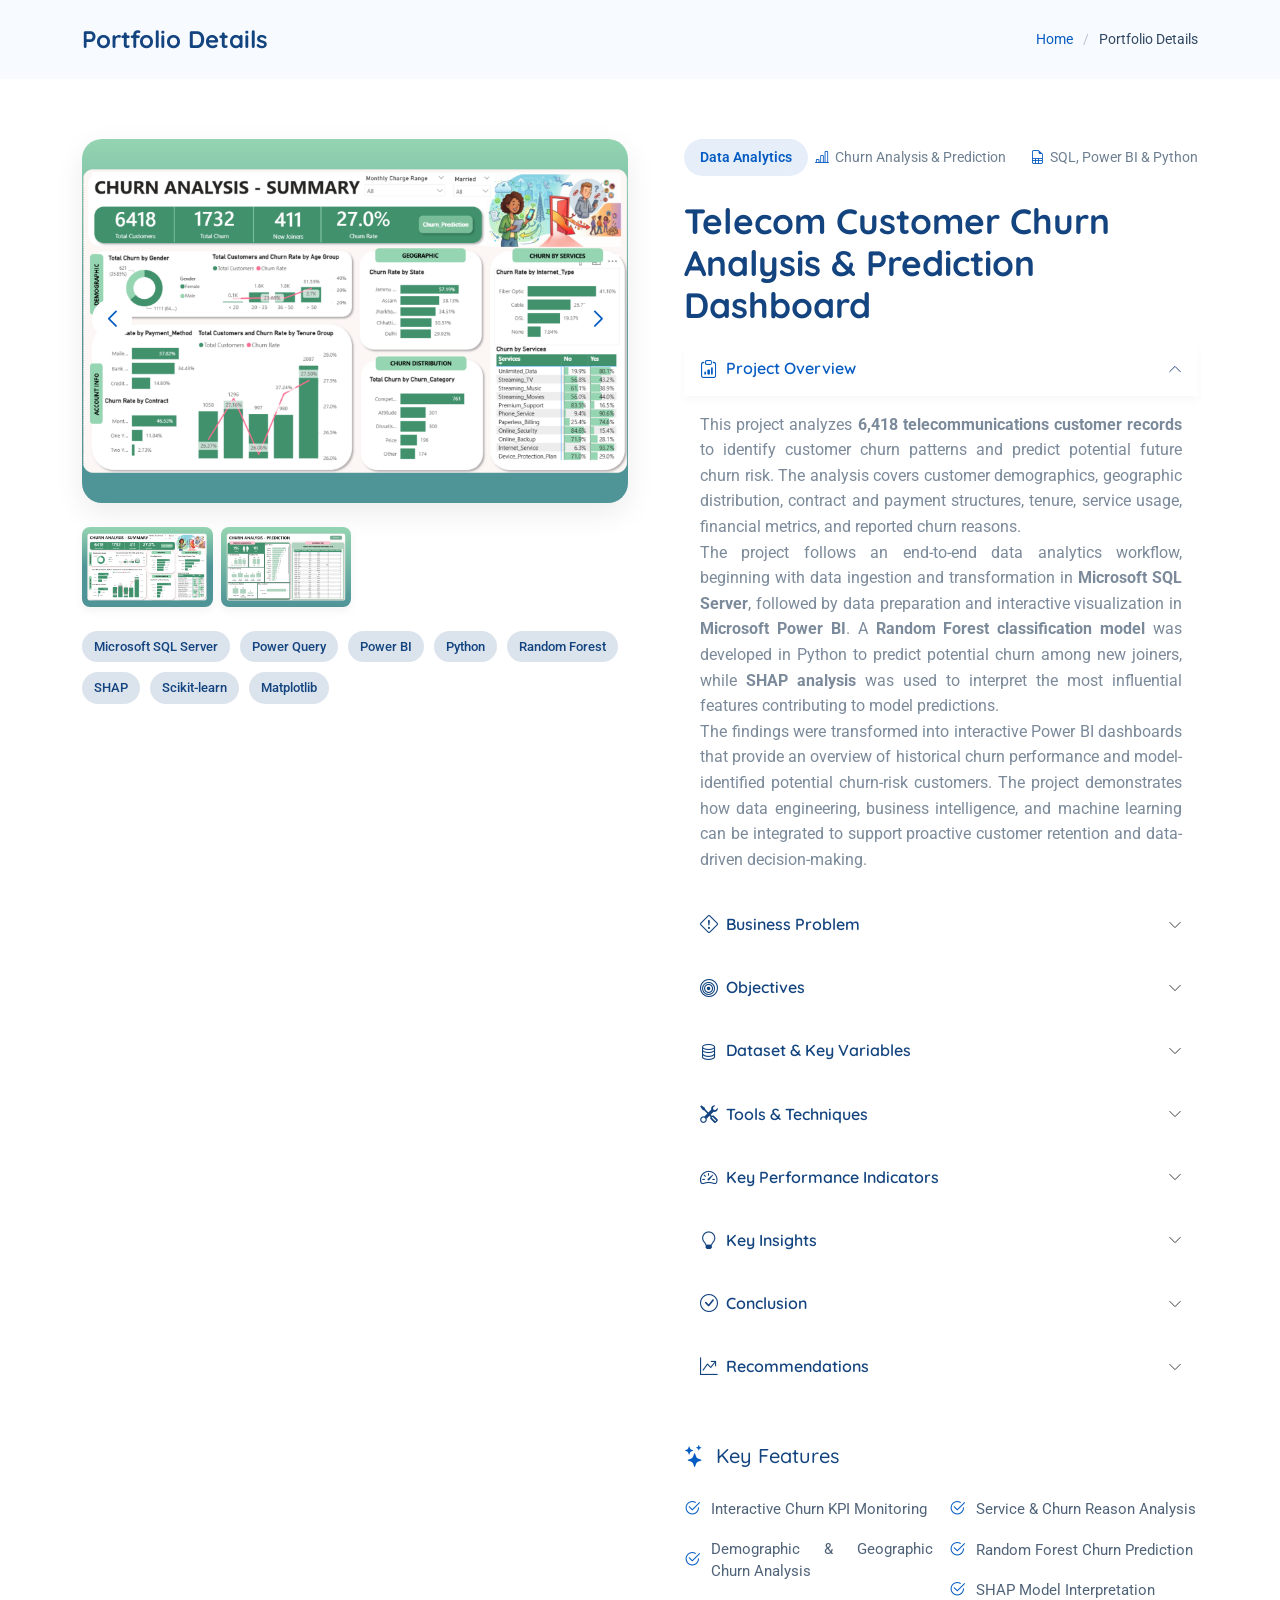
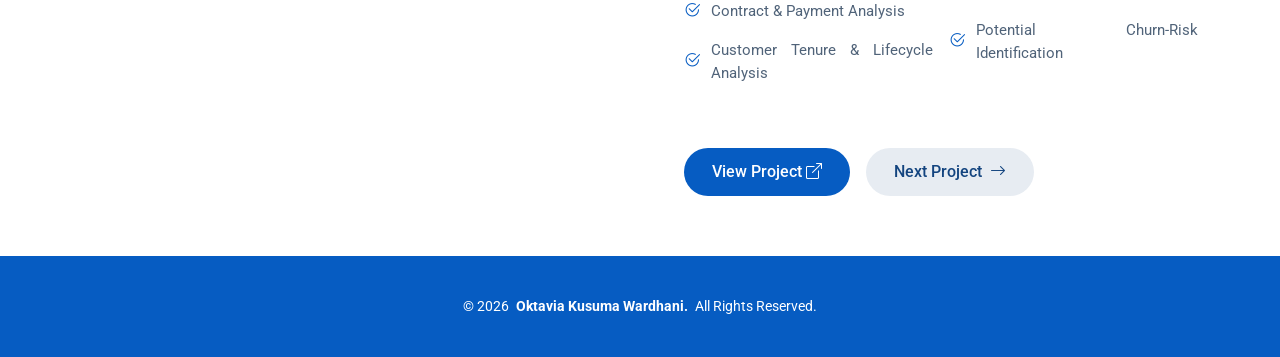
<file: portfolio-details3.html>
<!DOCTYPE html>
<html lang="en">

<head>
  <meta charset="utf-8">
  <meta content="width=device-width, initial-scale=1.0" name="viewport">
  <title>Oktavia Kusuma</title>
  <meta name="description" content="">
  <meta name="keywords" content="">

  <!-- Favicons -->
  <link href="assets/img/profile/profile foto.png" rel="icon">
  <link href="assets/img/profile/profile foto.png" rel="apple-touch-icon">

  <!-- Fonts -->
  <link href="https://fonts.googleapis.com" rel="preconnect">
  <link href="https://fonts.gstatic.com" rel="preconnect" crossorigin>
  <link href="https://fonts.googleapis.com/css2?family=Roboto:ital,wght@0,100;0,300;0,400;0,500;0,700;0,900;1,100;1,300;1,400;1,500;1,700;1,900&family=Open+Sans:ital,wght@0,300;0,400;0,500;0,600;0,700;0,800;1,300;1,400;1,500;1,600;1,700;1,800&family=Quicksand:wght@300;400;500;600;700&display=swap" rel="stylesheet">

  <!-- Vendor CSS Files -->
  <link href="assets/vendor/bootstrap/css/bootstrap.min.css" rel="stylesheet">
  <link href="assets/vendor/bootstrap-icons/bootstrap-icons.css" rel="stylesheet">
  <link href="assets/vendor/aos/aos.css" rel="stylesheet">
  <link href="assets/vendor/glightbox/css/glightbox.min.css" rel="stylesheet">
  <link href="assets/vendor/swiper/swiper-bundle.min.css" rel="stylesheet">

  <!-- Main CSS File -->
  <link href="assets/css/main.css" rel="stylesheet">

</head>

<body class="portfolio-details-page">

  <header id="header" class="header d-flex align-items-center fixed-top">
    <div class="container-fluid position-relative d-flex align-items-center justify-content-between">

      <a href="index.html" class="logo d-flex align-items-center">

    </div>
  </header>

  <main class="main">

    <!-- Page Title -->
    <div class="page-title light-background">
      <div class="container d-lg-flex justify-content-between align-items-center">
        <h1 class="mb-2 mb-lg-0">Portfolio Details</h1>
        <nav class="breadcrumbs">
          <ol>
            <li><a href="index.html">Home</a></li>
            <li class="current">Portfolio Details</li>
          </ol>
        </nav>
      </div>
    </div><!-- End Page Title -->

<!-- Portfolio Details Section -->
<section id="portfolio-details" class="portfolio-details section">

  <div class="container" data-aos="fade-up" data-aos-delay="100">

    <div class="row gy-4">

      <!-- Portfolio Images -->
      <div class="col-lg-6" data-aos="fade-right">

        <div class="portfolio-details-media">

          <div class="main-image">
            <div class="portfolio-details-slider swiper init-swiper" data-aos="zoom-in">

              <script type="application/json" class="swiper-config">
                {
                  "loop": true,
                  "speed": 1000,
                  "autoplay": {
                    "delay": 6000
                  },
                  "effect": "creative",
                  "creativeEffect": {
                    "prev": {
                      "shadow": true,
                      "translate": [0, 0, -400]
                    },
                    "next": {
                      "translate": ["100%", 0, 0]
                    }
                  },
                  "slidesPerView": 1,
                  "navigation": {
                    "nextEl": ".swiper-button-next",
                    "prevEl": ".swiper-button-prev"
                  }
                }
              </script>

              <div class="swiper-wrapper">

                <div class="swiper-slide">
                  <img src="assets/img/portfolio/Portofolio4.png"
                       alt="Telecom Customer Churn Analysis & Prediction Dashboard"
                       class="img-fluid">
                </div>

                <div class="swiper-slide">
                  <img src="assets/img/portfolio/Portofolio4(1).png"
                       alt="Telecom Customer Churn Analysis & Prediction Dashboard"
                       class="img-fluid">
                </div>

              </div>

              <div class="swiper-button-prev"></div>
              <div class="swiper-button-next"></div>

            </div>
          </div>

          <!-- Thumbnail Gallery -->
          <div class="thumbnail-grid" data-aos="fade-up" data-aos-delay="200">

            <div class="row g-2 mt-3">

              <div class="col-3">
                <img src="assets/img/portfolio/Portofolio4.png"
                     alt="Customer Churn Dashboard"
                     class="img-fluid glightbox">
              </div>

              <div class="col-3">
                <img src="assets/img/portfolio/Portofolio4(1).png"
                     alt="Churn Prediction Dashboard"
                     class="img-fluid glightbox">
              </div>

            </div>

          </div>

          <!-- Technology Badges -->
          <div class="tech-stack-badges" data-aos="fade-up" data-aos-delay="300">

            <span>Microsoft SQL Server</span>
            <span>Power Query</span>
            <span>Power BI</span>
            <span>Python</span>
            <span>Random Forest</span>
            <span>SHAP</span>
            <span>Scikit-learn</span>
            <span>Matplotlib</span>

          </div>

        </div>

      </div>
      <!-- End Portfolio Images -->


      <!-- Project Content -->
      <div class="col-lg-6" data-aos="fade-left">

        <div class="portfolio-details-content">


          <!-- Project Meta -->
          <div class="project-meta">
            <div class="badge-wrapper">
              <span class="project-badge">Data Analytics</span>
            </div>
            <div class="date-client">
              <div class="meta-item">
                <i class="bi bi-bar-chart-line"></i>
                <span>Churn Analysis & Prediction</span>
              </div>
              <div class="meta-item">
                <i class="bi bi-file-earmark-spreadsheet"></i>
                <span>SQL, Power BI & Python</span>
              </div>
            </div>
          </div>

          <!-- Project Title -->
          <h2 class="project-title">
            Telecom Customer Churn Analysis & Prediction Dashboard
          </h2>


          <!-- Project Overview -->
          <div class="project-overview">

            <div class="accordion project-accordion"
                 id="telecom-churn-projectAccordion">


              <!-- Project Overview -->
              <div class="accordion-item" data-aos="fade-up">

                <h2 class="accordion-header">

                  <button class="accordion-button"
                          type="button"
                          data-bs-toggle="collapse"
                          data-bs-target="#telecom-churn-collapse-1"
                          aria-expanded="true"
                          aria-controls="telecom-churn-collapse-1">

                    <i class="bi bi-clipboard-data me-2"></i>
                    Project Overview

                  </button>

                </h2>


                <div id="telecom-churn-collapse-1"
                     class="accordion-collapse collapse show"
                     data-bs-parent="#telecom-churn-projectAccordion">

                  <div class="accordion-body">

                    <p>
                      This project analyzes <strong>6,418 telecommunications customer records</strong>
                      to identify customer churn patterns and predict potential future churn risk.
                      The analysis covers customer demographics, geographic distribution, contract
                      and payment structures, tenure, service usage, financial metrics, and reported
                      churn reasons.
                    </p>

                    <p>
                      The project follows an end-to-end data analytics workflow, beginning with
                      data ingestion and transformation in <strong>Microsoft SQL Server</strong>,
                      followed by data preparation and interactive visualization in
                      <strong>Microsoft Power BI</strong>. A <strong>Random Forest classification
                      model</strong> was developed in Python to predict potential churn among new
                      joiners, while <strong>SHAP analysis</strong> was used to interpret the most
                      influential features contributing to model predictions.
                    </p>

                    <p>
                      The findings were transformed into interactive Power BI dashboards that
                      provide an overview of historical churn performance and model-identified
                      potential churn-risk customers. The project demonstrates how data engineering,
                      business intelligence, and machine learning can be integrated to support
                      proactive customer retention and data-driven decision-making.
                    </p>

                  </div>

                </div>

              </div>


              <!-- Business Problem -->
              <div class="accordion-item" data-aos="fade-up" data-aos-delay="100">

                <h2 class="accordion-header">

                  <button class="accordion-button collapsed"
                          type="button"
                          data-bs-toggle="collapse"
                          data-bs-target="#telecom-churn-collapse-2"
                          aria-expanded="false"
                          aria-controls="telecom-churn-collapse-2">

                    <i class="bi bi-exclamation-diamond me-2"></i>
                    Business Problem

                  </button>

                </h2>


                <div id="telecom-churn-collapse-2"
                     class="accordion-collapse collapse"
                     data-bs-parent="#telecom-churn-projectAccordion">

                  <div class="accordion-body">

                    <p>
                      Telecommunications companies operate in highly competitive markets where
                      customer retention is critical for maintaining long-term revenue and business
                      growth. However, when customer data is stored in raw or fragmented formats,
                      it can be difficult to identify the customer characteristics and business
                      conditions associated with churn.
                    </p>

                    <p>
                      Without a centralized and interactive reporting system, business teams may
                      struggle to identify high-churn customer segments, understand the relationship
                      between contract structures and customer attrition, evaluate regional and
                      service-related churn patterns, and determine the primary reasons customers
                      leave.
                    </p>

                    <p>
                      Furthermore, relying solely on historical churn analysis can result in a
                      reactive approach, where retention efforts are initiated only after customers
                      have already discontinued their services. This project addresses the challenge
                      by integrating SQL Server-based ETL, Power BI analytics, and machine learning
                      to analyze historical churn patterns and proactively identify new customers
                      with potential churn risk.
                    </p>

                  </div>

                </div>

              </div>


              <!-- Objectives -->
              <div class="accordion-item" data-aos="fade-up" data-aos-delay="200">

                <h2 class="accordion-header">

                  <button class="accordion-button collapsed"
                          type="button"
                          data-bs-toggle="collapse"
                          data-bs-target="#telecom-churn-collapse-3"
                          aria-expanded="false"
                          aria-controls="telecom-churn-collapse-3">

                    <i class="bi bi-bullseye me-2"></i>
                    Objectives

                  </button>

                </h2>


                <div id="telecom-churn-collapse-3"
                     class="accordion-collapse collapse"
                     data-bs-parent="#telecom-churn-projectAccordion">

                  <div class="accordion-body">

                    <ul class="objectives-list">

                      <li>
                        Develop an end-to-end ETL workflow using Microsoft SQL Server to load,
                        clean, standardize, and structure customer data.
                      </li>

                      <li>
                        Create analytical SQL views to separate historical churn data from
                        new-joiner data used for prediction.
                      </li>

                      <li>
                        Develop an interactive Power BI dashboard to analyze customer churn across
                        demographic, geographic, account, payment, service, and churn-reason dimensions.
                      </li>

                      <li>
                        Identify customer segments and business conditions associated with higher
                        churn rates.
                      </li>

                      <li>
                        Develop a Random Forest classification model to predict potential customer
                        churn based on historical customer characteristics.
                      </li>

                      <li>
                        Apply the trained model to new joiners to identify potential churn-risk customers.
                      </li>

                      <li>
                        Use SHAP analysis to interpret the most influential features contributing
                        to model predictions.
                      </li>

                      <li>
                        Provide data-driven insights and recommendations to support proactive
                        customer retention strategies.
                      </li>

                    </ul>

                  </div>

                </div>

              </div>


              <!-- Dataset -->
              <div class="accordion-item" data-aos="fade-up" data-aos-delay="300">

                <h2 class="accordion-header">

                  <button class="accordion-button collapsed"
                          type="button"
                          data-bs-toggle="collapse"
                          data-bs-target="#telecom-churn-collapse-4"
                          aria-expanded="false"
                          aria-controls="telecom-churn-collapse-4">

                    <i class="bi bi-database me-2"></i>
                    Dataset & Key Variables

                  </button>

                </h2>


                <div id="telecom-churn-collapse-4"
                     class="accordion-collapse collapse"
                     data-bs-parent="#telecom-churn-projectAccordion">

                  <div class="accordion-body">

                    <p>
                      The dataset consists of 6,418 telecommunications customer records covering demographic, 
                      geographic, account, payment, service, financial, and customer status information. 
                      Customers were classified as Stayed, Churned, or Joined. Historical Stayed and Churned 
                      customers were used for churn analysis and Random Forest model training, while the trained 
                      model was applied to 411 Joined customers to identify potential churn-risk profiles.
                    </p>


                    <div class="table-responsive">

                      <table class="table">

                        <thead>

                          <tr>
                            <th>Variable</th>
                            <th>Description</th>
                          </tr>

                        </thead>

                        <tbody>

                          <tr>
                            <td><code style="color: inherit;">Customer_ID</code></td>
                            <td>Unique identifier assigned to each customer.</td>
                          </tr>

                          <tr>
                            <td><code style="color: inherit;">Gender</code></td>
                            <td>Customer gender.</td>
                          </tr>

                          <tr>
                            <td><code style="color: inherit;">Age</code></td>
                            <td>Customer age in years.</td>
                          </tr>

                          <tr>
                            <td><code style="color: inherit;">Married</code></td>
                            <td>Customer marital status.</td>
                          </tr>

                          <tr>
                            <td><code style="color: inherit;">State</code></td>
                            <td>Geographic location of the customer.</td>
                          </tr>

                          <tr>
                            <td><code style="color: inherit;">Number_of_Referrals</code></td>
                            <td>Number of customers referred by the customer.</td>
                          </tr>

                          <tr>
                            <td><code style="color: inherit;">Tenure_in_Months</code></td>
                            <td>Length of the customer relationship in months.</td>
                          </tr>

                          <tr>
                            <td><code style="color: inherit;">Value_Deal</code></td>
                            <td>Promotional or special value deal used by the customer.</td>
                          </tr>

                          <tr>
                            <td><code style="color: inherit;">Contract</code></td>
                            <td>Customer contract type, including Month-to-Month, One Year, and Two Year.</td>
                          </tr>

                          <tr>
                            <td><code style="color: inherit;">Paperless_Billing</code></td>
                            <td>Indicates whether the customer uses paperless billing.</td>
                          </tr>

                          <tr>
                            <td><code style="color: inherit;">Payment_Method</code></td>
                            <td>Method used by the customer to pay their bills.</td>
                          </tr>

                          <tr>
                            <td><code style="color: inherit;">Internet_Type</code></td>
                            <td>Type of internet connection used by the customer.</td>
                          </tr>

                          <tr>
                            <td><code style="color: inherit;">Online_Security</code></td>
                            <td>Indicates whether the customer subscribes to online security services.</td>
                          </tr>

                          <tr>
                            <td><code style="color: inherit;">Premium_Support</code></td>
                            <td>Indicates whether the customer subscribes to premium support services.</td>
                          </tr>

                          <tr>
                            <td><code style="color: inherit;">Unlimited_Data</code></td>
                            <td>Indicates whether the customer has an unlimited data plan.</td>
                          </tr>

                          <tr>
                            <td><code style="color: inherit;">Monthly_Charge</code></td>
                            <td>Regular monthly charge paid by the customer.</td>
                          </tr>

                          <tr>
                            <td><code style="color: inherit;">Total_Charges</code></td>
                            <td>Cumulative total charges paid by the customer.</td>
                          </tr>

                          <tr>
                            <td><code style="color: inherit;">Total_Revenue</code></td>
                            <td>Total revenue generated by the customer.</td>
                          </tr>

                          <tr>
                            <td><code style="color: inherit;">Customer_Status</code></td>
                            <td>Customer status classified as Stayed, Churned, or Joined.</td>
                          </tr>

                          <tr>
                            <td><code style="color: inherit;">Churn_Category</code></td>
                            <td>Broad category associated with customer churn.</td>
                          </tr>

                          <tr>
                            <td><code style="color: inherit;">Churn_Reason</code></td>
                            <td>Specific reason associated with customer churn.</td>
                          </tr>

                        </tbody>

                      </table>

                    </div>

                  </div>

                </div>

              </div>


              <!-- Tools & Techniques -->
              <div class="accordion-item" data-aos="fade-up" data-aos-delay="400">

                <h2 class="accordion-header">

                  <button class="accordion-button collapsed"
                          type="button"
                          data-bs-toggle="collapse"
                          data-bs-target="#telecom-churn-collapse-5"
                          aria-expanded="false"
                          aria-controls="telecom-churn-collapse-5">

                    <i class="bi bi-tools me-2"></i>
                    Tools & Techniques

                  </button>

                </h2>


                <div id="telecom-churn-collapse-5"
                     class="accordion-collapse collapse"
                     data-bs-parent="#telecom-churn-projectAccordion">

                  <div class="accordion-body">

                    <p>
                      This project followed an end-to-end data analytics workflow using
                      <strong>Microsoft SQL Server, Power BI, Python, Scikit-learn, SHAP, and Matplotlib</strong>.
                      Raw customer data was first ingested and cleaned in SQL Server through data
                      quality assessment, NULL value handling, standardization, and analytical view
                      creation.
                    </p>

                    <p>
                      The prepared data was then transformed in Power Query and visualized through
                      interactive Power BI dashboards to analyze customer churn patterns and
                      potential churn-risk profiles.
                    </p>

                    <p>
                      For predictive analysis, Python and Scikit-learn were used to develop a
                      Random Forest classification model. Model performance was evaluated using a
                      confusion matrix, accuracy, precision, recall, and F1-score. The trained model
                      was then applied to new joiners to identify potential churn-risk customers.
                    </p>

                    <p>
                      Finally, SHAP and Matplotlib were used to interpret model predictions and
                      identify the features with the greatest influence on churn risk. The analysis
                      combined ETL, data transformation, KPI analysis, descriptive analysis,
                      segmentation analysis, classification modeling, and model interpretation to
                      transform raw customer data into actionable insights for customer retention.
                    </p>

                  </div>

                </div>

              </div>


              <!-- KPIs -->
              <div class="accordion-item" data-aos="fade-up" data-aos-delay="500">

                <h2 class="accordion-header">

                  <button class="accordion-button collapsed"
                          type="button"
                          data-bs-toggle="collapse"
                          data-bs-target="#telecom-churn-collapse-6"
                          aria-expanded="false"
                          aria-controls="telecom-churn-collapse-6">

                    <i class="bi bi-speedometer2 me-2"></i>
                    Key Performance Indicators

                  </button>

                </h2>


                <div id="telecom-churn-collapse-6"
                     class="accordion-collapse collapse"
                     data-bs-parent="#telecom-churn-projectAccordion">

                  <div class="accordion-body">

                    <div class="table-responsive">

                      <table class="table">

                        <thead>

                          <tr>
                            <th>KPI</th>
                            <th>Result</th>
                          </tr>

                        </thead>

                        <tbody>

                          <tr>
                            <td>Total Customers</td>
                            <td style="color: inherit;">6,418</td>
                          </tr>

                          <tr>
                            <td>Total Churn</td>
                            <td style="color: inherit;">1,732</td>
                          </tr>

                          <tr>
                            <td>New Joiners</td>
                            <td style="color: inherit;">411</td>
                          </tr>

                          <tr>
                            <td>Churn Rate</td>
                            <td style="color: inherit;">27.0%</td>
                          </tr>

                          <tr>
                            <td>Predicted Potential Churners</td>
                            <td style="color: inherit;">315</td>
                          </tr>

                          <tr>
                            <td>Predicted Risk Share of New Joiners</td>
                            <td style="color: inherit;">76.6%</td>
                          </tr>

                          <tr>
                            <td>Model Accuracy</td>
                            <td style="color: inherit;">82.0%</td>
                          </tr>

                          <tr>
                            <td>Churn Precision</td>
                            <td style="color: inherit;">72.0%</td>
                          </tr>

                          <tr>
                            <td>Churn Recall</td>
                            <td style="color: inherit;">63.7%</td>
                          </tr>

                          <tr>
                            <td>Churn F1-Score</td>
                            <td style="color: inherit;">68.0%</td>
                          </tr>

                        </tbody>

                      </table>

                    </div>

                  </div>

                </div>

              </div>


              <!-- Key Insights -->
              <div class="accordion-item" data-aos="fade-up" data-aos-delay="600">

                <h2 class="accordion-header">

                  <button class="accordion-button collapsed"
                          type="button"
                          data-bs-toggle="collapse"
                          data-bs-target="#telecom-churn-collapse-7"
                          aria-expanded="false"
                          aria-controls="telecom-churn-collapse-7">

                    <i class="bi bi-lightbulb me-2"></i>
                    Key Insights

                  </button>

                </h2>


                <div id="telecom-churn-collapse-7"
                     class="accordion-collapse collapse"
                     data-bs-parent="#telecom-churn-projectAccordion">

                  <div class="accordion-body">

                    <h5>
                      1. Contract Structure Is the Strongest Churn Indicator
                    </h5>

                    <p>
                      Month-to-Month customers recorded the highest churn rate at
                      <strong>46.53%</strong>, compared with <strong>11.04%</strong> for One Year
                      contracts and only <strong>2.73%</strong> for Two Year contracts.
                      Contract type was also identified as the most influential feature in the
                      Random Forest model, highlighting long-term contract conversion as a key
                      retention opportunity.
                    </p>


                    <h5>
                      2. Churn Risk Varies Across Customer Lifecycle, Demographics, and Payment Methods
                    </h5>

                    <p>
                      Customers aged over 50 recorded the highest churn rate at
                      <strong>31.55%</strong>. Churn was also relatively elevated among customers
                      with less than six months of tenure at <strong>26.37%</strong> and those
                      within the 18–24 month tenure period at <strong>27.24%</strong>.
                      Mailed Check users recorded the highest churn rate among payment methods
                      at <strong>37.82%</strong>, compared with <strong>14.80%</strong> among
                      Credit Card users.
                    </p>


                    <h5>
                      3. Regional and Service Performance Show Significant Churn Variation
                    </h5>

                    <p>
                      Jammu & Kashmir recorded the highest regional churn rate at
                      <strong>57.19%</strong>, followed by Assam at <strong>38.13%</strong>
                      and Jharkhand at <strong>34.51%</strong>. Fiber Optic customers also
                      recorded a relatively high churn rate of <strong>41.10%</strong>,
                      indicating that specific regions and service segments should be further
                      investigated.
                    </p>


                    <h5>
                      4. Competitor Pressure Is the Leading Recorded Churn Category
                    </h5>

                    <p>
                      Competitor-related reasons accounted for <strong>761 churned customers</strong>,
                      representing approximately <strong>43.9%</strong> of total churn. This
                      exceeded other recorded categories and highlights competitive pressure as
                      a major factor associated with customer attrition.
                    </p>


                    <h5>
                      5. Predictive Modeling Identified a High-Risk Customer Segment
                    </h5>

                    <p>
                      The Random Forest model achieved <strong>82.0% accuracy</strong>, with
                      <strong>63.7% recall</strong> for churned customers. When applied to
                      <strong>411 new joiners</strong>, the model identified
                      <strong>315 potential churn-risk profiles</strong>, of which
                      <strong>314 were Month-to-Month customers</strong>. This provides a
                      prioritized customer population for proactive retention initiatives.
                    </p>

                  </div>

                </div>

              </div>


              <!-- Conclusion -->
              <div class="accordion-item" data-aos="fade-up" data-aos-delay="700">

                <h2 class="accordion-header">

                  <button class="accordion-button collapsed"
                          type="button"
                          data-bs-toggle="collapse"
                          data-bs-target="#telecom-churn-collapse-8"
                          aria-expanded="false"
                          aria-controls="telecom-churn-collapse-8">

                    <i class="bi bi-check-circle me-2"></i>
                    Conclusion

                  </button>

                </h2>


                <div id="telecom-churn-collapse-8"
                     class="accordion-collapse collapse"
                     data-bs-parent="#telecom-churn-projectAccordion">

                  <div class="accordion-body">

                    <p>
                      The analysis of <strong>6,418 customers</strong> identified a significant
                      overall churn rate of <strong>27.0%</strong>, with customer attrition
                      strongly associated with contract structure, customer lifecycle stage,
                      payment method, geographic location, and service type.
                    </p>

                    <p>
                      Month-to-Month customers represented the highest-risk contract segment,
                      while competitor-related reasons represented the largest recorded churn
                      category. Regional and service-level variations also highlighted specific
                      areas requiring further investigation, particularly Jammu & Kashmir and
                      Fiber Optic customers.
                    </p>

                    <p>
                      The Random Forest model achieved <strong>82.0% accuracy</strong> and
                      <strong>63.7% recall</strong> for churned customers. When applied to
                      411 new joiners, the model identified <strong>315 potential churn-risk
                      profiles</strong>, with 314 using Month-to-Month contracts. These results
                      demonstrate how predictive analytics can complement historical analysis
                      by supporting proactive and targeted customer retention strategies.
                    </p>

                  </div>

                </div>

              </div>


              <!-- Recommendations -->
              <div class="accordion-item" data-aos="fade-up" data-aos-delay="800">

                <h2 class="accordion-header">

                  <button class="accordion-button collapsed"
                          type="button"
                          data-bs-toggle="collapse"
                          data-bs-target="#telecom-churn-collapse-9"
                          aria-expanded="false"
                          aria-controls="telecom-churn-collapse-9">

                    <i class="bi bi-graph-up-arrow me-2"></i>
                    Recommendations

                  </button>

                </h2>


                <div id="telecom-churn-collapse-9"
                     class="accordion-collapse collapse"
                     data-bs-parent="#telecom-churn-projectAccordion">

                  <div class="accordion-body">

                    <ul class="recommendation-list">

                      <li>
                        Prioritize Month-to-Month customers for targeted contract conversion
                        campaigns by offering billing credits, loyalty benefits, or additional
                        service benefits for One-Year and Two-Year contract upgrades.
                      </li>

                      <li>
                        Use the 315 model-identified potential churn-risk profiles as a prioritized
                        retention list for proactive customer outreach, satisfaction checks,
                        service issue investigation, and targeted retention offers.
                      </li>

                      <li>
                        Develop lifecycle-based retention strategies by focusing on onboarding and
                        early engagement for customers with less than six months of tenure, while
                        implementing renewal and loyalty initiatives for customers approaching the
                        18–24 month tenure period.
                      </li>

                      <li>
                        Conduct regional investigations in high-churn areas, particularly Jammu &
                        Kashmir, Assam, Jharkhand, and Chhattisgarh, to evaluate potential
                        differences in competition, service quality, pricing, and customer experience.
                      </li>

                      <li>
                        Review the Fiber Optic customer experience by analyzing service reliability,
                        pricing competitiveness, technical support performance, and customer
                        complaints.
                      </li>

                      <li>
                        Improve payment engagement and convenience among customers using Mailed
                        Check and Bank Withdrawal methods by promoting simpler digital payment options.
                      </li>

                      <li>
                        Develop competitive retention strategies in response to the high proportion
                        of churn associated with competitor-related reasons, including competitive
                        pricing reviews, service improvements, loyalty programs, and targeted offers.
                      </li>

                      <li>
                        Continue improving the churn prediction model through hyperparameter tuning,
                        model comparison, cross-validation, classification threshold optimization,
                        and ongoing performance monitoring using future customer outcomes.
                      </li>

                    </ul>

                  </div>

                </div>

              </div>


            </div>

          </div>


          <!-- Key Features -->
          <div class="project-features"
               data-aos="fade-up"
               data-aos-delay="300">

            <h3>

              <i class="bi bi-stars"></i>
              Key Features

            </h3>


            <div class="row g-3">

              <div class="col-md-6">

                <ul class="feature-list">

                  <li>
                    <i class="bi bi-check2-circle"></i>
                    Interactive Churn KPI Monitoring
                  </li>

                  <li>
                    <i class="bi bi-check2-circle"></i>
                    Demographic & Geographic Churn Analysis
                  </li>

                  <li>
                    <i class="bi bi-check2-circle"></i>
                    Contract & Payment Analysis
                  </li>

                  <li>
                    <i class="bi bi-check2-circle"></i>
                    Customer Tenure & Lifecycle Analysis
                  </li>

                </ul>

              </div>


              <div class="col-md-6">

                <ul class="feature-list">

                  <li>
                    <i class="bi bi-check2-circle"></i>
                    Service & Churn Reason Analysis
                  </li>

                  <li>
                    <i class="bi bi-check2-circle"></i>
                    Random Forest Churn Prediction
                  </li>

                  <li>
                    <i class="bi bi-check2-circle"></i>
                    SHAP Model Interpretation
                  </li>

                  <li>
                    <i class="bi bi-check2-circle"></i>
                    Potential Churn-Risk Identification
                  </li>

                </ul>

              </div>

            </div>

          </div>


          <!-- CTA Buttons -->
          <div class="cta-buttons"
               data-aos="fade-up"
               data-aos-delay="400">

            <a href="https://github.com/oktavwrdhn/churn.github.io"
               class="btn-view-project"
               target="_blank"
               rel="noopener noreferrer">

              View Project
              <i class="bi bi-box-arrow-up-right"></i>

            </a>


            <a href="portfolio-details5.html"
               class="btn-next-project">

              Next Project
              <i class="bi bi-arrow-right"></i>

            </a>

          </div>


        </div>

      </div><!-- End Project Content -->


    </div>

  </div>

</section><!-- /Portfolio Details Section -->

  </main>

  <footer id="footer" class="footer dark-background">

    <div class="container">
      <div class="copyright text-center ">
        <p>© <span>2026</span> <strong class="px-1 sitename">Oktavia Kusuma Wardhani.</strong> <span>All Rights Reserved.</span></p>
      </div>

  </footer>

  <!-- Scroll Top -->
  <a href="#" id="scroll-top" class="scroll-top d-flex align-items-center justify-content-center"><i class="bi bi-arrow-up-short"></i></a>

  <!-- Vendor JS Files -->
  <script src="assets/vendor/bootstrap/js/bootstrap.bundle.min.js"></script>
  <script src="assets/vendor/php-email-form/validate.js"></script>
  <script src="assets/vendor/aos/aos.js"></script>
  <script src="assets/vendor/purecounter/purecounter_vanilla.js"></script>
  <script src="assets/vendor/typed.js/typed.umd.js"></script>
  <script src="assets/vendor/waypoints/noframework.waypoints.js"></script>
  <script src="assets/vendor/glightbox/js/glightbox.min.js"></script>
  <script src="assets/vendor/imagesloaded/imagesloaded.pkgd.min.js"></script>
  <script src="assets/vendor/isotope-layout/isotope.pkgd.min.js"></script>
  <script src="assets/vendor/swiper/swiper-bundle.min.js"></script>

  <!-- Main JS File -->
  <script src="assets/js/main.js"></script>

</body>

</html>
</file>
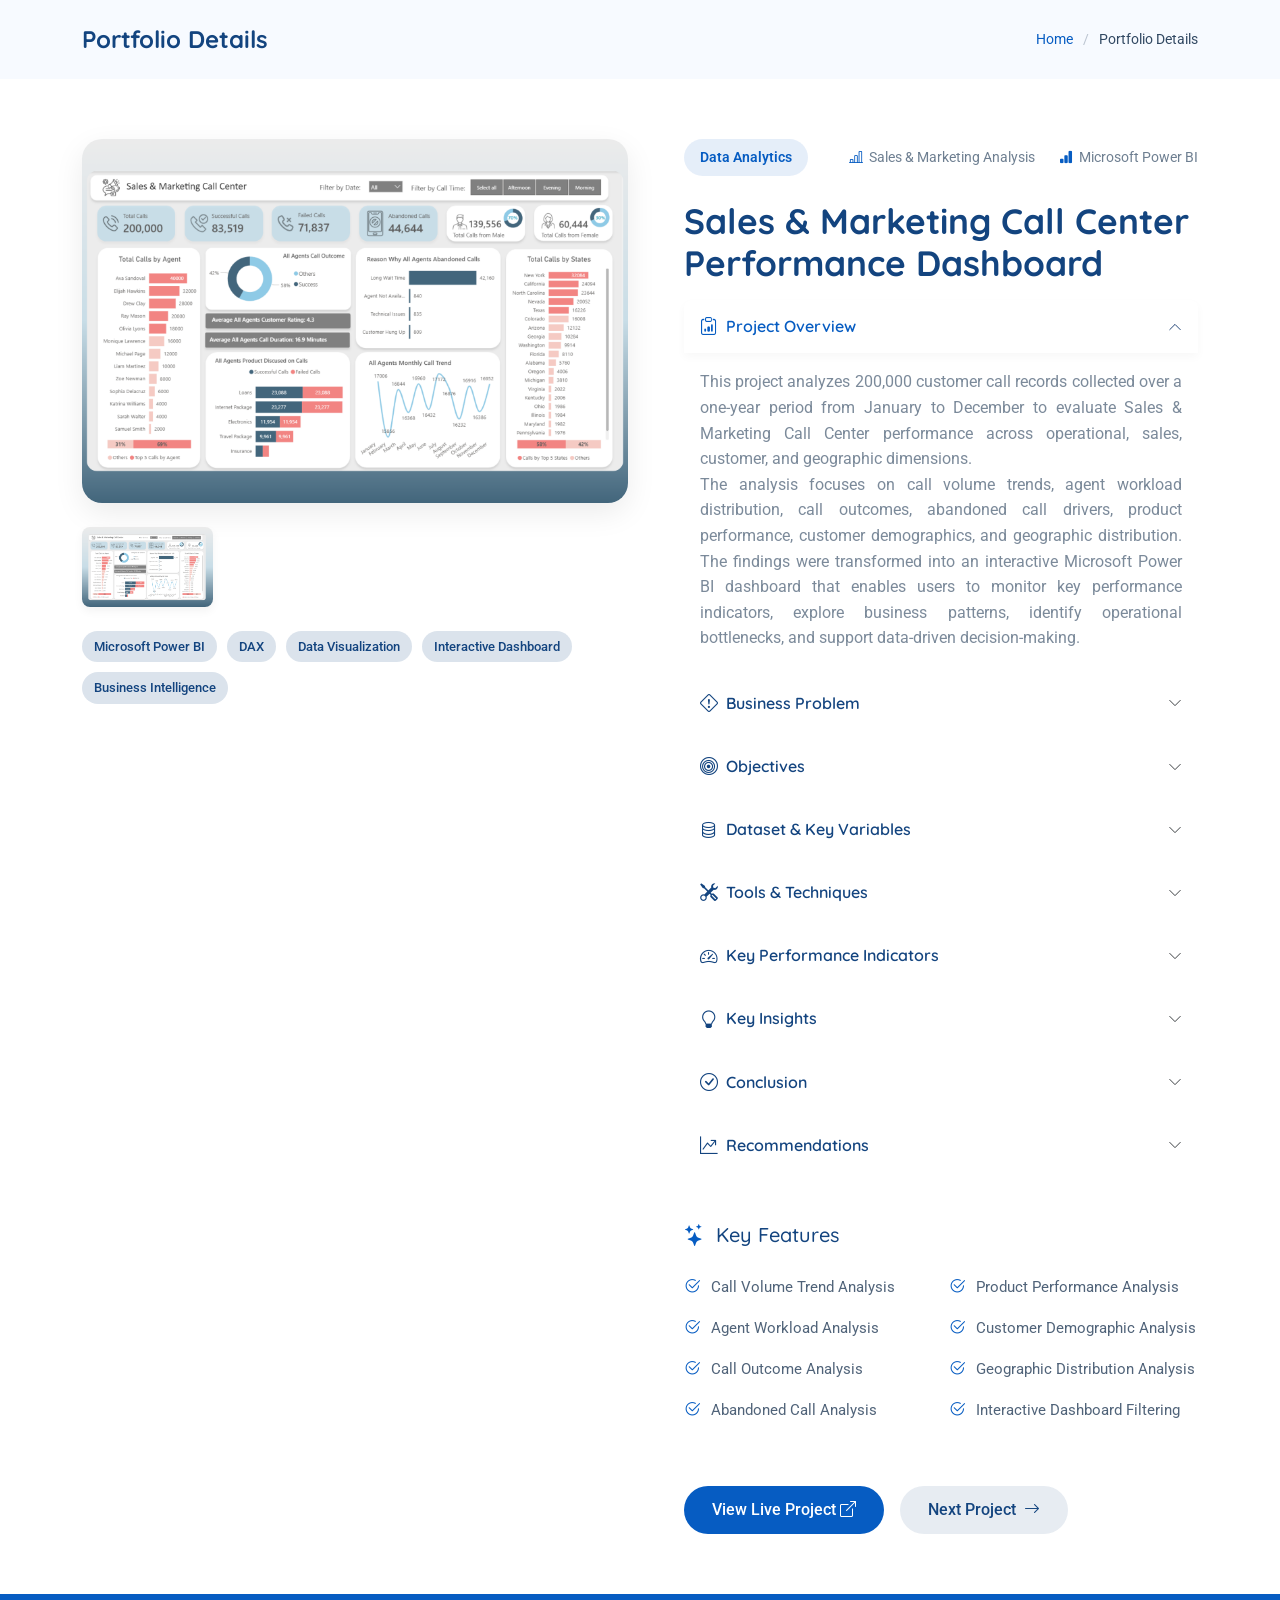
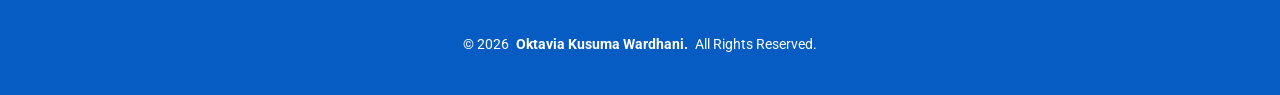
<file: portfolio-details4.html>
<!DOCTYPE html>
<html lang="en">

<head>
  <meta charset="utf-8">
  <meta content="width=device-width, initial-scale=1.0" name="viewport">
  <title>Oktavia Kusuma</title>
  <meta name="description" content="">
  <meta name="keywords" content="">

  <!-- Favicons -->
  <link href="assets/img/profile/profile foto.png" rel="icon">
  <link href="assets/img/profile/profile foto.png" rel="apple-touch-icon">

  <!-- Fonts -->
  <link href="https://fonts.googleapis.com" rel="preconnect">
  <link href="https://fonts.gstatic.com" rel="preconnect" crossorigin>
  <link href="https://fonts.googleapis.com/css2?family=Roboto:ital,wght@0,100;0,300;0,400;0,500;0,700;0,900;1,100;1,300;1,400;1,500;1,700;1,900&family=Open+Sans:ital,wght@0,300;0,400;0,500;0,600;0,700;0,800;1,300;1,400;1,500;1,600;1,700;1,800&family=Quicksand:wght@300;400;500;600;700&display=swap" rel="stylesheet">

  <!-- Vendor CSS Files -->
  <link href="assets/vendor/bootstrap/css/bootstrap.min.css" rel="stylesheet">
  <link href="assets/vendor/bootstrap-icons/bootstrap-icons.css" rel="stylesheet">
  <link href="assets/vendor/aos/aos.css" rel="stylesheet">
  <link href="assets/vendor/glightbox/css/glightbox.min.css" rel="stylesheet">
  <link href="assets/vendor/swiper/swiper-bundle.min.css" rel="stylesheet">

  <!-- Main CSS File -->
  <link href="assets/css/main.css" rel="stylesheet">

</head>

<body class="portfolio-details-page">

  <header id="header" class="header d-flex align-items-center fixed-top">
    <div class="container-fluid position-relative d-flex align-items-center justify-content-between">

      <a href="index.html" class="logo d-flex align-items-center">
      </a>

    </div>
  </header>

  <main class="main">

    <!-- Page Title -->
    <div class="page-title light-background">
      <div class="container d-lg-flex justify-content-between align-items-center">
        <h1 class="mb-2 mb-lg-0">Portfolio Details</h1>
        <nav class="breadcrumbs">
          <ol>
            <li><a href="index.html">Home</a></li>
            <li class="current">Portfolio Details</li>
          </ol>
        </nav>
      </div>
    </div><!-- End Page Title -->

<!-- Portfolio Details Section -->
<section id="portfolio-details" class="portfolio-details section">

  <div class="container" data-aos="fade-up" data-aos-delay="100">

    <div class="row gy-4">

      <!-- Portfolio Images -->
      <div class="col-lg-6" data-aos="fade-right">

        <div class="portfolio-details-media">

          <div class="main-image">

            <div class="portfolio-details-slider swiper init-swiper"
                 data-aos="zoom-in">

              <script type="application/json" class="swiper-config">
                {
                  "loop": true,
                  "speed": 1000,
                  "autoplay": {
                    "delay": 6000
                  },
                  "effect": "creative",
                  "creativeEffect": {
                    "prev": {
                      "shadow": true,
                      "translate": [0, 0, -400]
                    },
                    "next": {
                      "translate": ["100%", 0, 0]
                    }
                  },
                  "slidesPerView": 1,
                  "navigation": {
                    "nextEl": ".swiper-button-next",
                    "prevEl": ".swiper-button-prev"
                  }
                }
              </script>

              <div class="swiper-wrapper">

                <div class="swiper-slide">

                  <img src="assets/img/portfolio/Portofolio5.png"
                       alt="Sales and Marketing Call Center Performance Dashboard"
                       class="img-fluid">

                </div>

              </div>

              <div class="swiper-button-prev"></div>
              <div class="swiper-button-next"></div>

            </div>

          </div>


          <!-- Thumbnail Gallery -->
          <div class="thumbnail-grid"
               data-aos="fade-up"
               data-aos-delay="200">

            <div class="row g-2 mt-3">

              <div class="col-3">

                <img src="assets/img/portfolio/Portofolio5.png"
                     alt="Call Center Performance Dashboard Overview"
                     class="img-fluid glightbox">

              </div>

            </div>

          </div>


          <!-- Technology Badges -->
          <div class="tech-stack-badges"
               data-aos="fade-up"
               data-aos-delay="300">

            <span>Microsoft Power BI</span>
            <span>DAX</span>
            <span>Data Visualization</span>
            <span>Interactive Dashboard</span>
            <span>Business Intelligence</span>

          </div>

        </div>

      </div>
      <!-- End Portfolio Images -->


      <!-- Project Content -->
      <div class="col-lg-6" data-aos="fade-left">

        <div class="portfolio-details-content">


          <!-- Project Meta -->
          <div class="project-meta">

            <div class="badge-wrapper">

              <span class="project-badge">
                Data Analytics
              </span>

            </div>


            <div class="date-client">

              <div class="meta-item">

                <i class="bi bi-bar-chart-line"></i>

                <span>
                  Sales & Marketing Analysis
                </span>

              </div>


              <div class="meta-item">

                <i class="bi bi-bar-chart-fill"></i>

                <span>
                  Microsoft Power BI
                </span>

              </div>

            </div>

          </div>


          <!-- Project Title -->
          <h2 class="project-title">

            Sales & Marketing Call Center Performance Dashboard

          </h2>


          <!-- Project Overview -->
          <div class="project-overview">


            <!-- Accordion -->
            <div class="accordion project-accordion"
                 id="portfolio-details-projectAccordion">


              <!-- Project Overview -->
              <div class="accordion-item"
                   data-aos="fade-up">

                <h2 class="accordion-header">

                  <button class="accordion-button"
                          type="button"
                          data-bs-toggle="collapse"
                          data-bs-target="#portfolio-details-collapse-1"
                          aria-expanded="true"
                          aria-controls="collapseOne">

                    <i class="bi bi-clipboard-data me-2"></i>

                    Project Overview

                  </button>

                </h2>


                <div id="portfolio-details-collapse-1"
                     class="accordion-collapse collapse show"
                     data-bs-parent="#portfolio-details-projectAccordion">

                  <div class="accordion-body">

                    <p>

                      This project analyzes 200,000 customer call records
                      collected over a one-year period from January to December
                      to evaluate Sales & Marketing Call Center performance
                      across operational, sales, customer, and geographic
                      dimensions.

                    </p>


                    <p>

                      The analysis focuses on call volume trends, agent
                      workload distribution, call outcomes, abandoned call
                      drivers, product performance, customer demographics, and
                      geographic distribution. The findings were transformed
                      into an interactive Microsoft Power BI dashboard that
                      enables users to monitor key performance indicators,
                      explore business patterns, identify operational
                      bottlenecks, and support data-driven decision-making.

                    </p>

                  </div>

                </div>

              </div>


              <!-- Business Problem -->
              <div class="accordion-item"
                   data-aos="fade-up"
                   data-aos-delay="100">

                <h2 class="accordion-header">

                  <button class="accordion-button collapsed"
                          type="button"
                          data-bs-toggle="collapse"
                          data-bs-target="#portfolio-details-collapse-2"
                          aria-expanded="false"
                          aria-controls="collapseTwo">

                    <i class="bi bi-exclamation-diamond me-2"></i>

                    Business Problem

                  </button>

                </h2>


                <div id="portfolio-details-collapse-2"
                     class="accordion-collapse collapse"
                     data-bs-parent="#portfolio-details-projectAccordion">

                  <div class="accordion-body">

                    <p>

                      Managing a large volume of call center data can make it
                      difficult for management to quickly evaluate operational
                      performance and identify important business patterns.

                    </p>


                    <p>

                      With 200,000 raw call records, key questions related to
                      agent workload, monthly call trends, abandoned call
                      reasons, product performance, customer demographics, and
                      geographic distribution may be difficult to answer
                      efficiently when the data is presented only in its raw
                      form.

                    </p>


                    <p>

                      Without a centralized and interactive reporting system,
                      performance monitoring can become time-consuming and may
                      delay the identification of operational problems and
                      business opportunities.

                    </p>


                    <p>

                      This project addresses the challenge by transforming raw
                      call logs into an interactive Power BI dashboard that
                      centralizes key performance indicators and enables
                      management to analyze call center performance across
                      multiple business dimensions.

                    </p>

                  </div>

                </div>

              </div>


              <!-- Objectives -->
              <div class="accordion-item"
                   data-aos="fade-up"
                   data-aos-delay="200">

                <h2 class="accordion-header">

                  <button class="accordion-button collapsed"
                          type="button"
                          data-bs-toggle="collapse"
                          data-bs-target="#portfolio-details-collapse-3"
                          aria-expanded="false"
                          aria-controls="collapseThree">

                    <i class="bi bi-bullseye me-2"></i>

                    Objectives

                  </button>

                </h2>


                <div id="portfolio-details-collapse-3"
                     class="accordion-collapse collapse"
                     data-bs-parent="#portfolio-details-projectAccordion">

                  <div class="accordion-body">

                    <ul class="objectives-list">

                      <li>

                        Develop an interactive dashboard to centralize and
                        visualize Sales & Marketing Call Center performance.

                      </li>


                      <li>

                        Analyze monthly call volume trends and time-of-day
                        call patterns.

                      </li>


                      <li>

                        Evaluate agent workload distribution and call-handling
                        contribution.

                      </li>


                      <li>

                        Identify the primary reasons behind abandoned calls.

                      </li>


                      <li>

                        Analyze call outcome performance and status
                        distribution.

                      </li>


                      <li>

                        Evaluate product performance based on call activity
                        and successful outcomes.

                      </li>


                      <li>

                        Examine customer demographic patterns, particularly
                        gender distribution.

                      </li>


                      <li>

                        Analyze geographic call distribution across states.

                      </li>


                      <li>

                        Provide data-driven insights to support operational
                        evaluation and business decision-making.

                      </li>

                    </ul>

                  </div>

                </div>

              </div>


              <!-- Dataset -->
              <div class="accordion-item"
                   data-aos="fade-up"
                   data-aos-delay="300">

                <h2 class="accordion-header">

                  <button class="accordion-button collapsed"
                          type="button"
                          data-bs-toggle="collapse"
                          data-bs-target="#portfolio-details-collapse-4"
                          aria-expanded="false"
                          aria-controls="collapseFour">

                    <i class="bi bi-database me-2"></i>

                    Dataset & Key Variables

                  </button>

                </h2>


                <div id="portfolio-details-collapse-4"
                     class="accordion-collapse collapse"
                     data-bs-parent="#portfolio-details-projectAccordion">

                  <div class="accordion-body">

                    <p>

                      The dataset consists of 200,000 customer call records
                      collected from January to December. Each record
                      represents a call interaction and contains information
                      related to the call, assigned agent, customer, product,
                      outcome, and geographic location.

                    </p>


                    <div class="table-responsive">

                      <table class="table">

                        <thead>

                          <tr>

                            <th>Variable</th>

                            <th>Description</th>

                          </tr>

                        </thead>


                        <tbody>

                          <tr>

                            <td>Call_ID</td>

                            <td>
                              Unique identifier for each call record.
                            </td>

                          </tr>


                          <tr>

                            <td>Date</td>

                            <td>
                              Date on which the call was recorded and used for
                              time-based analysis.
                            </td>

                          </tr>


                          <tr>

                            <td>Agent_First_Name</td>

                            <td>
                              First name of the call center agent handling the
                              call.
                            </td>

                          </tr>


                          <tr>

                            <td>Agent_Last_Name</td>

                            <td>
                              Last name of the call center agent handling the
                              call.
                            </td>

                          </tr>


                          <tr>

                            <td>Agent_Rating</td>

                            <td>
                              Customer rating given to the agent on a scale of
                              1 to 5.
                            </td>

                          </tr>


                          <tr>

                            <td>Product_Discussed</td>

                            <td>
                              Product discussed during the call, including
                              Loans, Internet Package, Electronics, Travel
                              Package, and Insurance.
                            </td>

                          </tr>


                          <tr>

                            <td>Call_Duration_Minutes</td>

                            <td>
                              Duration of the call measured in minutes.
                            </td>

                          </tr>


                          <tr>

                            <td>Call_Outcome</td>

                            <td>
                              Final outcome of the call, including Success,
                              Failure, or Abandoned.
                            </td>

                          </tr>


                          <tr>

                            <td>Customer_Age</td>

                            <td>
                              Age of the customer associated with the call.
                            </td>

                          </tr>


                          <tr>

                            <td>Callers_Name</td>

                            <td>
                              Name of the customer or caller.
                            </td>

                          </tr>


                          <tr>

                            <td>Customer_Gender</td>

                            <td>
                              Gender of the customer, categorized as Male or
                              Female.
                            </td>

                          </tr>


                          <tr>

                            <td>State</td>

                            <td>
                              State associated with the customer's location.
                            </td>

                          </tr>


                          <tr>

                            <td>Customer_Income_Bracket</td>

                            <td>
                              Customer income classification: High, Medium, or
                              Low.
                            </td>

                          </tr>


                          <tr>

                            <td>Time_of_Day</td>

                            <td>
                              Time segment when the call occurred: Morning,
                              Afternoon, or Evening.
                            </td>

                          </tr>


                          <tr>

                            <td>Follow_Up_Call_Required</td>

                            <td>
                              Indicates whether a follow-up call is required.
                            </td>

                          </tr>


                          <tr>

                            <td>Repeat_Customer</td>

                            <td>
                              Indicates whether the customer is a repeat
                              customer.
                            </td>

                          </tr>


                          <tr>

                            <td>Reason_Call_Abandoned</td>

                            <td>
                              Reason associated with an abandoned call,
                              including Long Wait Time, Agent Not Available,
                              Technical Issues, and Customer Hung Up.
                            </td>

                          </tr>

                        </tbody>

                      </table>

                    </div>

                  </div>

                </div>

              </div>


              <!-- Tools & Techniques -->
              <div class="accordion-item"
                   data-aos="fade-up"
                   data-aos-delay="400">

                <h2 class="accordion-header">

                  <button class="accordion-button collapsed"
                          type="button"
                          data-bs-toggle="collapse"
                          data-bs-target="#portfolio-details-collapse-5"
                          aria-expanded="false"
                          aria-controls="collapseFive">

                    <i class="bi bi-tools me-2"></i>

                    Tools & Techniques

                  </button>

                </h2>


                <div id="portfolio-details-collapse-5"
                     class="accordion-collapse collapse"
                     data-bs-parent="#portfolio-details-projectAccordion">

                  <div class="accordion-body">

                    <p>

                      The project was developed using Microsoft Power BI as the
                      primary platform for data transformation, analysis, and
                      interactive dashboard development.

                    </p>


                    <p>

                      The call log dataset was prepared and structured to
                      support analysis across multiple business dimensions,
                      including call outcomes, agents, products, time, customer
                      demographics, and geographic locations. DAX measures were
                      created to calculate key performance indicators and
                      support analytical calculations for call volume, call
                      outcomes, customer ratings, and other performance metrics.

                    </p>


                    <p>

                      The dashboard uses a combination of KPI cards, donut
                      charts, bar charts, line charts, and geographic
                      visualizations to present performance patterns in a clear
                      and interactive format. Slicers and filters were also
                      implemented to allow users to dynamically explore the data
                      based on selected time periods and call-related
                      dimensions.

                    </p>


                    <p>

                      The analysis combines KPI analysis, time-based trend
                      analysis, agent workload analysis, abandoned call
                      analysis, product performance analysis, customer
                      demographic analysis, and geographic analysis to transform
                      raw call logs into actionable business insights.

                    </p>

                  </div>

                </div>

              </div>


              <!-- Key Performance Indicators -->
              <div class="accordion-item"
                   data-aos="fade-up"
                   data-aos-delay="500">

                <h2 class="accordion-header">

                  <button class="accordion-button collapsed"
                          type="button"
                          data-bs-toggle="collapse"
                          data-bs-target="#portfolio-details-collapse-6"
                          aria-expanded="false"
                          aria-controls="collapseSix">

                    <i class="bi bi-speedometer2 me-2"></i>

                    Key Performance Indicators

                  </button>

                </h2>


                <div id="portfolio-details-collapse-6"
                     class="accordion-collapse collapse"
                     data-bs-parent="#portfolio-details-projectAccordion">

                  <div class="accordion-body">

                    <div class="table-responsive">

                      <table class="table">

                        <thead>

                          <tr>

                            <th>KPI</th>

                            <th>Result</th>

                          </tr>

                        </thead>


                        <tbody>

                          <tr>

                            <td>Total Calls</td>

                            <td>
                              200,000
                            </td>

                          </tr>


                          <tr>

                            <td>Successful Calls</td>

                            <td>
                              83,519
                            </td>

                          </tr>


                          <tr>

                            <td>Failed Calls</td>

                            <td>
                              71,837
                            </td>

                          </tr>


                          <tr>

                            <td>Abandoned Calls</td>

                            <td>
                              44,644
                            </td>

                          </tr>


                          <tr>

                            <td>Average Customer Rating</td>

                            <td>
                              4.3 / 5.0
                            </td>

                          </tr>


                          <tr>

                            <td>Average Call Duration</td>

                            <td>
                              16.9 minutes
                            </td>

                          </tr>


                          <tr>

                            <td>Male Customers</td>

                            <td>
                              139,556 (70%)
                            </td>

                          </tr>


                          <tr>

                            <td>Female Customers</td>

                            <td>
                              60,444 (30%)
                            </td>

                          </tr>

                        </tbody>

                      </table>

                    </div>

                  </div>

                </div>

              </div>


              <!-- Key Insights -->
              <div class="accordion-item"
                   data-aos="fade-up"
                   data-aos-delay="600">

                <h2 class="accordion-header">

                  <button class="accordion-button collapsed"
                          type="button"
                          data-bs-toggle="collapse"
                          data-bs-target="#portfolio-details-collapse-7"
                          aria-expanded="false"
                          aria-controls="collapseSeven">

                    <i class="bi bi-lightbulb me-2"></i>

                    Key Insights

                  </button>

                </h2>


                <div id="portfolio-details-collapse-7"
                     class="accordion-collapse collapse"
                     data-bs-parent="#portfolio-details-projectAccordion">

                  <div class="accordion-body">


                    <h5>
                      1. Call Outcome Performance
                    </h5>


                    <p>

                      The dashboard shows that the Success status group
                      accounted for 58% of calls, while the remaining 42% were
                      classified as Others based on the status-grouping logic
                      applied in the analysis. This indicates a substantial
                      proportion of successful call outcomes while still leaving
                      opportunities to improve overall call effectiveness and
                      operational performance.

                    </p>


                    <h5>
                      2. Monthly Call Volume Trends
                    </h5>


                    <p>

                      Call volume remained relatively stable throughout the
                      year, with July recording the highest monthly volume at
                      17,172 calls, while February recorded the lowest at
                      15,856 calls. The moderate variation in monthly activity
                      provides a useful basis for workforce planning, staffing
                      allocation, and resource management throughout the year.

                    </p>


                    <h5>
                      3. Agent Workload Distribution
                    </h5>


                    <p>

                      The Top 5 agents handled 69% of total call volume,
                      indicating a significant concentration of workload among a
                      small group of agents. Ava Sandoval handled the highest
                      call volume with 40,000 calls, followed by Elijah Hawkins
                      with 32,000 calls and Drew Clay with 28,000 calls. This
                      concentration highlights the importance of monitoring
                      workload distribution and evaluating agent performance
                      using multiple performance indicators rather than call
                      volume alone.

                    </p>


                    <h5>
                      4. Abandoned Call Drivers
                    </h5>


                    <p>

                      Long Wait Time was the dominant reason for abandoned calls,
                      accounting for approximately 94.4% of all abandoned calls.
                      The significant concentration of abandoned calls under
                      this category indicates that customer waiting time and
                      queue management represent the most critical operational
                      bottlenecks in the call center.

                    </p>


                    <h5>
                      5. Product Performance
                    </h5>


                    <p>

                      Internet Package and Loans generated the highest successful
                      call volumes, with 23,277 and 23,088 successful calls,
                      respectively. Their strong performance makes them important
                      products for future upselling, cross-selling, and bundling
                      strategies, while lower-performing products may require
                      further evaluation to identify opportunities for
                      improvement.

                    </p>


                    <h5>
                      6. Customer Demographic Distribution
                    </h5>


                    <p>

                      Male customers accounted for 70% of total calls, while
                      female customers represented 30%. This indicates a
                      significant difference in customer representation within
                      the call records. Further analysis of product preferences
                      and success rates by gender could help identify
                      opportunities for more targeted customer engagement
                      strategies.

                    </p>


                    <h5>
                      7. Geographic Distribution
                    </h5>


                    <p>

                      Call activity was concentrated across several key states,
                      with New York recording the highest volume at 32,084 calls,
                      followed by California and North Carolina. The Top 5 states
                      accounted for 58% of total call volume, indicating a
                      significant concentration of customer activity across
                      several key geographic markets.

                    </p>

                  </div>

                </div>

              </div>


              <!-- Conclusion -->
              <div class="accordion-item"
                   data-aos="fade-up"
                   data-aos-delay="700">

                <h2 class="accordion-header">

                  <button class="accordion-button collapsed"
                          type="button"
                          data-bs-toggle="collapse"
                          data-bs-target="#portfolio-details-collapse-8"
                          aria-expanded="false"
                          aria-controls="collapseEight">

                    <i class="bi bi-check-circle me-2"></i>

                    Conclusion

                  </button>

                </h2>


                <div id="portfolio-details-collapse-8"
                     class="accordion-collapse collapse"
                     data-bs-parent="#portfolio-details-projectAccordion">

                  <div class="accordion-body">

                    <ul class="conclusion-list">

                      <li>

                        The call center handled a substantial volume of customer
                        interactions, with the Success status group representing
                        58% of calls based on the analytical status-grouping logic
                        applied in the dashboard.

                      </li>


                      <li>

                        Long Wait Time was the most significant operational
                        bottleneck, accounting for approximately 94.4% of
                        abandoned calls.

                      </li>


                      <li>

                        Call workload was highly concentrated among the Top 5
                        agents, who handled 69% of total call volume.

                      </li>


                      <li>

                        Internet Package and Loans emerged as the
                        strongest-performing products based on successful call
                        volume.

                      </li>


                      <li>

                        Customer activity was concentrated among male customers
                        and several key states, creating opportunities for more
                        targeted customer segmentation and regional marketing
                        strategies.

                      </li>


                      <li>

                        The Power BI dashboard provides a centralized view of
                        call center performance and enables management to monitor
                        operational trends and identify potential areas for
                        improvement.

                      </li>

                    </ul>

                  </div>

                </div>

              </div>


              <!-- Recommendations -->
              <div class="accordion-item"
                   data-aos="fade-up"
                   data-aos-delay="800">

                <h2 class="accordion-header">

                  <button class="accordion-button collapsed"
                          type="button"
                          data-bs-toggle="collapse"
                          data-bs-target="#portfolio-details-collapse-9"
                          aria-expanded="false"
                          aria-controls="collapseNine">

                    <i class="bi bi-graph-up-arrow me-2"></i>

                    Recommendations

                  </button>

                </h2>


                <div id="portfolio-details-collapse-9"
                     class="accordion-collapse collapse"
                     data-bs-parent="#portfolio-details-projectAccordion">

                  <div class="accordion-body">

                    <ul class="recommendation-list">

                      <li>

                        <strong>Optimize Queue Management:</strong>
                        Adjust agent scheduling and staffing levels during
                        high-volume periods and consider implementing automated
                        callback solutions to reduce customer waiting time and
                        abandoned calls.

                      </li>


                      <li>

                        <strong>Improve Workload Distribution:</strong>
                        Monitor workload concentration across agents and use
                        performance benchmarking, coaching, and resource
                        allocation strategies to support a more balanced
                        distribution of call volume.

                      </li>


                      <li>

                        <strong>Strengthen Performance Monitoring:</strong>
                        Evaluate agents using multiple performance indicators,
                        including call volume, call outcomes, customer ratings,
                        and call duration, rather than relying on call volume
                        alone.

                      </li>


                      <li>

                        <strong>Develop Targeted Marketing Strategies:</strong>
                        Use customer demographic and geographic patterns to
                        develop more targeted marketing campaigns and investigate
                        opportunities to improve engagement across underrepresented
                        customer segments.

                      </li>


                      <li>

                        <strong>Leverage High-Performing Products:</strong>
                        Utilize the strong performance of Internet Package and
                        Loans through upselling, cross-selling, and product
                        bundling strategies.

                      </li>


                      <li>

                        <strong>Conduct Further Product Analysis:</strong>
                        Investigate the performance of lower-volume products to
                        identify potential barriers to customer interest, sales
                        conversion, or product positioning.

                      </li>

                    </ul>

                  </div>

                </div>

              </div>


            </div>

          </div>


          <!-- Key Features -->
          <div class="project-features"
               data-aos="fade-up"
               data-aos-delay="300">

            <h3>

              <i class="bi bi-stars"></i>

              Key Features

            </h3>


            <div class="row g-3">


              <div class="col-md-6">

                <ul class="feature-list">

                  <li>

                    <i class="bi bi-check2-circle"></i>

                    Call Volume Trend Analysis

                  </li>


                  <li>

                    <i class="bi bi-check2-circle"></i>

                    Agent Workload Analysis

                  </li>


                  <li>

                    <i class="bi bi-check2-circle"></i>

                    Call Outcome Analysis

                  </li>


                  <li>

                    <i class="bi bi-check2-circle"></i>

                    Abandoned Call Analysis

                  </li>

                </ul>

              </div>


              <div class="col-md-6">

                <ul class="feature-list">

                  <li>

                    <i class="bi bi-check2-circle"></i>

                    Product Performance Analysis

                  </li>


                  <li>

                    <i class="bi bi-check2-circle"></i>

                    Customer Demographic Analysis

                  </li>


                  <li>

                    <i class="bi bi-check2-circle"></i>

                    Geographic Distribution Analysis

                  </li>


                  <li>

                    <i class="bi bi-check2-circle"></i>

                    Interactive Dashboard Filtering

                  </li>

                </ul>

              </div>

            </div>

          </div>


          <!-- CTA Buttons -->
          <div class="cta-buttons"
               data-aos="fade-up"
               data-aos-delay="400">


            <a href="https://github.com/oktavwrdhn/CallCenter.github.io"
               class="btn-view-project"
               target="_blank"
               rel="noopener noreferrer">

              View Live Project

              <i class="bi bi-box-arrow-up-right"></i>

            </a>


            <a href="index.html"
               class="btn-next-project">

              Next Project

              <i class="bi bi-arrow-right"></i>

            </a>

          </div>

        </div>

      </div><!-- End Project Content -->

    </div>

  </div>

</section><!-- /Portfolio Details Section -->

  </main>

  <footer id="footer" class="footer dark-background">

    <div class="container">
      <div class="copyright text-center ">
        <p>© <span>2026</span> <strong class="px-1 sitename">Oktavia Kusuma Wardhani.</strong> <span>All Rights Reserved.</span></p>
      </div>

  </footer>

  <!-- Scroll Top -->
  <a href="#" id="scroll-top" class="scroll-top d-flex align-items-center justify-content-center"><i class="bi bi-arrow-up-short"></i></a>

  <!-- Vendor JS Files -->
  <script src="assets/vendor/bootstrap/js/bootstrap.bundle.min.js"></script>
  <script src="assets/vendor/php-email-form/validate.js"></script>
  <script src="assets/vendor/aos/aos.js"></script>
  <script src="assets/vendor/purecounter/purecounter_vanilla.js"></script>
  <script src="assets/vendor/typed.js/typed.umd.js"></script>
  <script src="assets/vendor/waypoints/noframework.waypoints.js"></script>
  <script src="assets/vendor/glightbox/js/glightbox.min.js"></script>
  <script src="assets/vendor/imagesloaded/imagesloaded.pkgd.min.js"></script>
  <script src="assets/vendor/isotope-layout/isotope.pkgd.min.js"></script>
  <script src="assets/vendor/swiper/swiper-bundle.min.js"></script>

  <!-- Main JS File -->
  <script src="assets/js/main.js"></script>

</body>

</html>
</file>
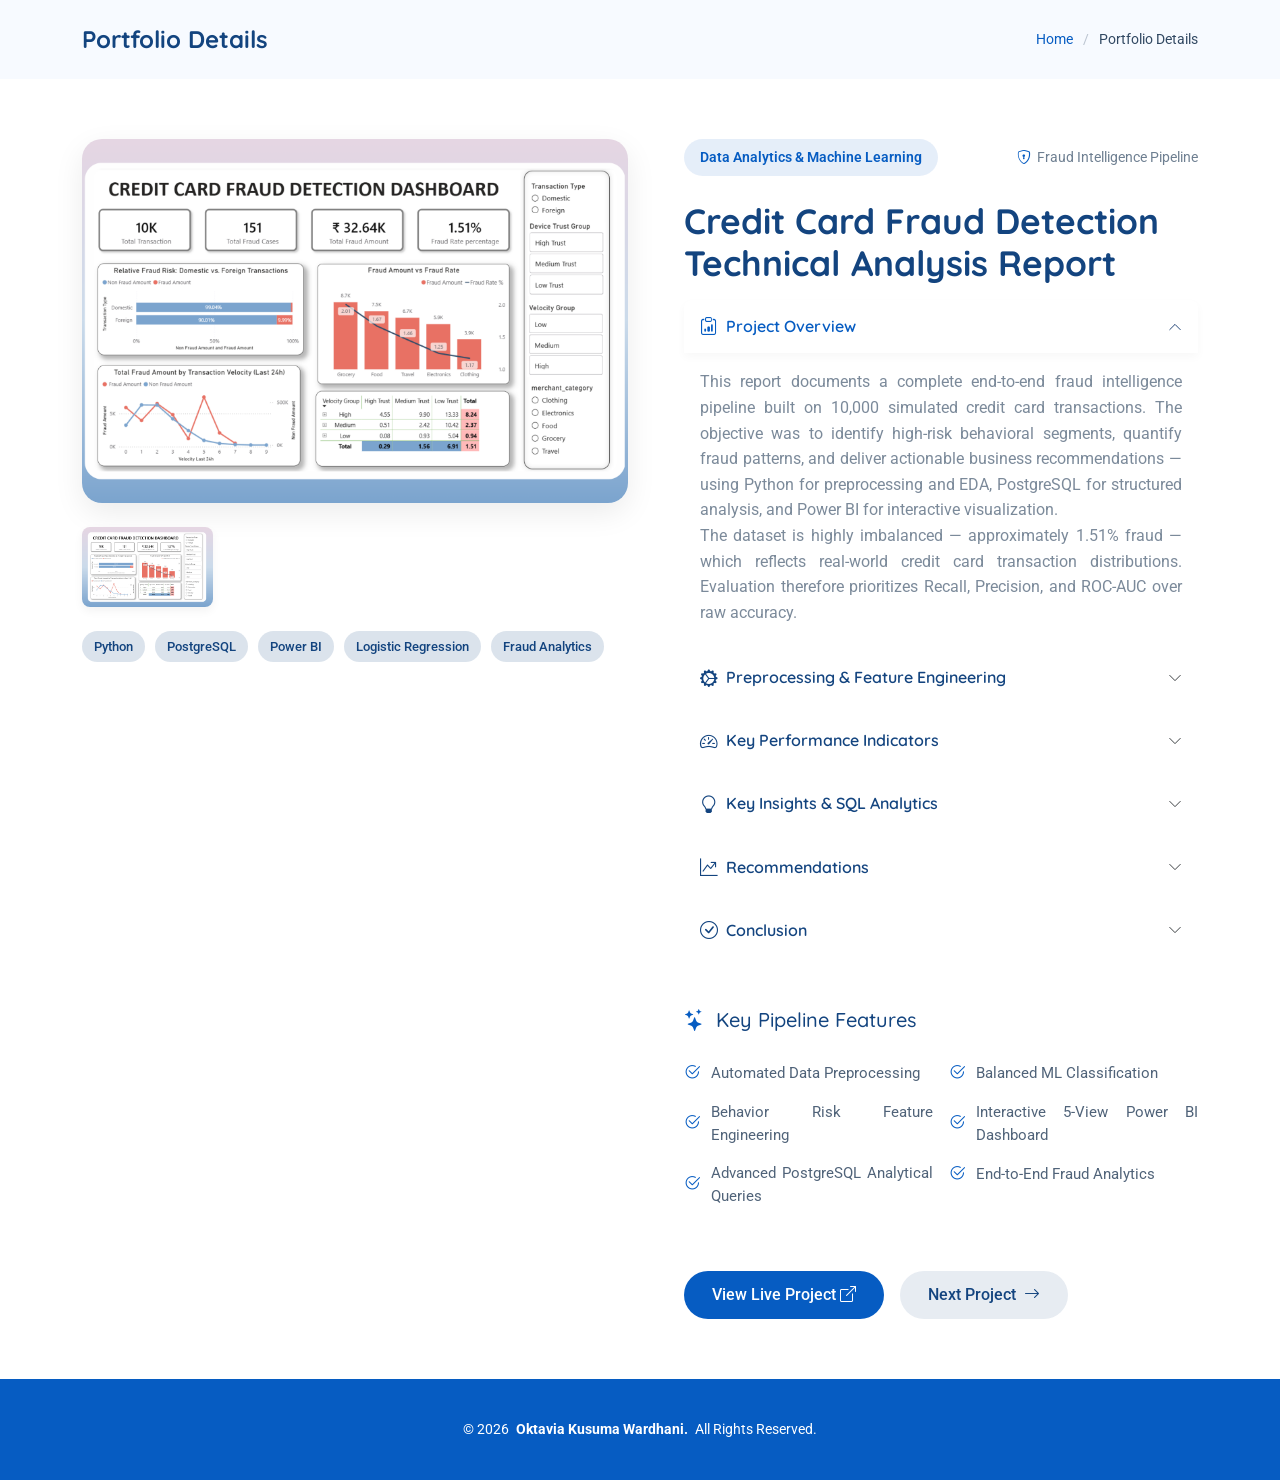
<file: portfolio-details5.html>
<!DOCTYPE html>
<html lang="en">

<head>
  <meta charset="utf-8">
  <meta content="width=device-width, initial-scale=1.0" name="viewport">
  <title>Oktavia Kusuma</title>
  <meta name="description" content="">
  <meta name="keywords" content="">

  <!-- Favicons -->
  <link href="assets/img/profile/profile foto.png" rel="icon">
  <link href="assets/img/profile/profile foto.png" rel="apple-touch-icon">

  <!-- Fonts -->
  <link href="https://fonts.googleapis.com" rel="preconnect">
  <link href="https://fonts.gstatic.com" rel="preconnect" crossorigin>
  <link href="https://fonts.googleapis.com/css2?family=Roboto:ital,wght@0,100;0,300;0,400;0,500;0,700;0,900;1,100;1,300;1,400;1,500;1,700;1,900&family=Open+Sans:ital,wght@0,300;0,400;0,500;0,600;0,700;0,800;1,300;1,400;1,500;1,600;1,700;1,800&family=Quicksand:wght@300;400;500;600;700&display=swap" rel="stylesheet">

  <!-- Vendor CSS Files -->
  <link href="assets/vendor/bootstrap/css/bootstrap.min.css" rel="stylesheet">
  <link href="assets/vendor/bootstrap-icons/bootstrap-icons.css" rel="stylesheet">
  <link href="assets/vendor/aos/aos.css" rel="stylesheet">
  <link href="assets/vendor/glightbox/css/glightbox.min.css" rel="stylesheet">
  <link href="assets/vendor/swiper/swiper-bundle.min.css" rel="stylesheet">

  <!-- Main CSS File -->
  <link href="assets/css/main.css" rel="stylesheet">

</head>

<body class="portfolio-details-page">

  <header id="header" class="header d-flex align-items-center fixed-top">
    <div class="container-fluid position-relative d-flex align-items-center justify-content-between">

      <a href="index.html" class="logo d-flex align-items-center">
      </a>

    </div>
  </header>

  <main class="main">

    <!-- Page Title -->
    <div class="page-title light-background">
      <div class="container d-lg-flex justify-content-between align-items-center">
        <h1 class="mb-2 mb-lg-0">Portfolio Details</h1>
        <nav class="breadcrumbs">
          <ol>
            <li><a href="index.html">Home</a></li>
            <li class="current">Portfolio Details</li>
          </ol>
        </nav>
      </div>
    </div><!-- End Page Title -->

    <!-- Portfolio Details Section -->
    <section id="portfolio-details" class="portfolio-details section">

      <div class="container" data-aos="fade-up" data-aos-delay="100">

        <div class="row gy-4">

          <!-- Portfolio Images & Badges Column -->
          <div class="col-lg-6" data-aos="fade-right">

            <div class="portfolio-details-media">

              <div class="main-image">
                <div class="portfolio-details-slider swiper init-swiper" data-aos="zoom-in">

                  <script type="application/json" class="swiper-config">
                    {
                      "loop": true,
                      "speed": 1000,
                      "autoplay": {
                        "delay": 6000
                      },
                      "effect": "creative",
                      "creativeEffect": {
                        "prev": {
                          "shadow": true,
                          "translate": [0, 0, -400]
                        },
                        "next": {
                          "translate": ["100%", 0, 0]
                        }
                      },
                      "slidesPerView": 1,
                      "navigation": {
                        "nextEl": ".swiper-button-next",
                        "prevEl": ".swiper-button-prev"
                      }
                    }
                  </script>

                  <div class="swiper-wrapper">
                    <div class="swiper-slide">
                      <img src="assets/img/portfolio/Portofolio6.png" alt="Credit Card Fraud Detection Dashboard" class="img-fluid">
                    </div>
                  </div>

                  <div class="swiper-button-prev"></div>
                  <div class="swiper-button-next"></div>

                </div>
              </div>

              <!-- Thumbnail Gallery -->
              <div class="thumbnail-grid" data-aos="fade-up" data-aos-delay="200">
                <div class="row g-2 mt-3">
                  <div class="col-3">
                    <img src="assets/img/portfolio/Portofolio6.png" alt="Dashboard Overview" class="img-fluid glightbox">
                  </div>
                </div>
              </div>

              <!-- Technology Badges -->
              <div class="tech-stack-badges" data-aos="fade-up" data-aos-delay="300">
                <span>Python</span>
                <span>PostgreSQL</span>
                <span>Power BI</span>
                <span>Logistic Regression</span>
                <span>Fraud Analytics</span>
              </div>

            </div>

          </div>
          <!-- End Portfolio Images -->

          <!-- Project Content Column -->
          <div class="col-lg-6" data-aos="fade-left">

            <div class="portfolio-details-content">

              <!-- Project Meta -->
              <div class="project-meta">
                <div class="badge-wrapper">
                  <span class="project-badge">Data Analytics & Machine Learning</span>
                </div>

                <div class="date-client">
                  <div class="meta-item">
                    <i class="bi bi-shield-lock"></i>
                    <span>Fraud Intelligence Pipeline</span>
                  </div>
                </div>
              </div>

              <!-- Project Title -->
              <h2 class="project-title">
                Credit Card Fraud Detection Technical Analysis Report
              </h2>

              <!-- Project Overview -->
              <div class="project-overview">

                <!-- Accordion -->
                <div class="accordion project-accordion" id="portfolio-details-projectAccordion">

                  <!-- 1. Project Overview -->
                  <div class="accordion-item" data-aos="fade-up">
                    <h2 class="accordion-header">
                      <button class="accordion-button" type="button" data-bs-toggle="collapse" data-bs-target="#portfolio-details-collapse-1" aria-expanded="true" aria-controls="portfolio-details-collapse-1">
                        <i class="bi bi-clipboard-data me-2"></i>
                        Project Overview
                      </button>
                    </h2>
                    <div id="portfolio-details-collapse-1" class="accordion-collapse collapse show" data-bs-parent="#portfolio-details-projectAccordion">
                      <div class="accordion-body">
                        <p>
                          This report documents a complete end-to-end fraud intelligence pipeline built on 10,000 simulated credit card transactions. The objective was to identify high-risk behavioral segments, quantify fraud patterns, and deliver actionable business recommendations — using Python for preprocessing and EDA, PostgreSQL for structured analysis, and Power BI for interactive visualization.
                        </p>
                        <p>
                          The dataset is highly imbalanced — approximately 1.51% fraud — which reflects real-world credit card transaction distributions. Evaluation therefore prioritizes Recall, Precision, and ROC-AUC over raw accuracy.
                        </p>
                      </div>
                    </div>
                  </div>

                  <!-- 2. Data Preprocessing & Feature Engineering -->
                  <div class="accordion-item" data-aos="fade-up" data-aos-delay="100">
                    <h2 class="accordion-header">
                      <button class="accordion-button collapsed" type="button" data-bs-toggle="collapse" data-bs-target="#portfolio-details-collapse-2" aria-expanded="false" aria-controls="portfolio-details-collapse-2">
                        <i class="bi bi-gear-wide-connected me-2"></i>
                        Preprocessing & Feature Engineering
                      </button>
                    </h2>
                    <div id="portfolio-details-collapse-2" class="accordion-collapse collapse" data-bs-parent="#portfolio-details-projectAccordion">
                      <div class="accordion-body">
                        <p>
                          The raw dataset was processed using Pandas prior to model training. Steps included checking for missing values/duplicates, statistical summaries, standardizing features using StandardScaler, and applying a Stratified 80/20 train-test split.
                        </p>
                        <h6>Engineered Risk Flags:</h6>
                        <div class="table-responsive">
                          <table class="table">
                            <thead>
                              <tr>
                                <th>Feature Flag</th>
                                <th>Definition</th>
                                <th>Business Rationale</th>
                              </tr>
                            </thead>
                            <tbody>
                              <tr>
                                <td><code>high_amount_flag</code></td>
                                <td>Top 5% of transaction amounts</td>
                                <td>High-value transactions show elevated fraud risk.</td>
                              </tr>
                              <tr>
                                <td><code>night_transaction_flag</code></td>
                                <td>Transactions between 0–5 AM</td>
                                <td>Fraudsters exploit low-monitoring night hours.</td>
                              </tr>
                              <tr>
                                <td><code>low_trust_flag</code></td>
                                <td>Device trust score &lt; 30</td>
                                <td>Unrecognized devices correlate with fraud.</td>
                              </tr>
                            </tbody>
                          </table>
                        </div>
                      </div>
                    </div>
                  </div>

                  <!-- 3. Key Performance Indicators -->
                  <div class="accordion-item" data-aos="fade-up" data-aos-delay="200">
                    <h2 class="accordion-header">
                      <button class="accordion-button collapsed" type="button" data-bs-toggle="collapse" data-bs-target="#portfolio-details-collapse-3" aria-expanded="false" aria-controls="portfolio-details-collapse-3">
                        <i class="bi bi-speedometer2 me-2"></i>
                        Key Performance Indicators
                      </button>
                    </h2>
                    <div id="portfolio-details-collapse-3" class="accordion-collapse collapse" data-bs-parent="#portfolio-details-projectAccordion">
                      <div class="accordion-body">
                        <div class="table-responsive">
                          <table class="table">
                            <thead>
                              <tr>
                                <th>KPI / Metric</th>
                                <th>Result / Value</th>
                              </tr>
                            </thead>
                            <tbody>
                              <tr>
                                <td>Total Transactions</td>
                                <td>10,000</td>
                              </tr>
                              <tr>
                                <td>Total Fraud Cases</td>
                                <td>151 (1.51%)</td>
                              </tr>
                              <tr>
                                <td>Total Fraud Amount</td>
                                <td>₹32,640 (₹32.6K)</td>
                              </tr>
                              <tr>
                                <td>Logistic Regression Precision</td>
                                <td>~0.74 (74%)</td>
                              </tr>
                              <tr>
                                <td>Logistic Regression Recall</td>
                                <td>~0.68 (68%)</td>
                              </tr>
                              <tr>
                                <td>F1 Score / ROC-AUC</td>
                                <td>0.71 / 0.89</td>
                              </tr>
                            </tbody>
                          </table>
                        </div>
                      </div>
                    </div>
                  </div>

                  <!-- 4. Key Insights -->
                  <div class="accordion-item" data-aos="fade-up" data-aos-delay="300">
                    <h2 class="accordion-header">
                      <button class="accordion-button collapsed" type="button" data-bs-toggle="collapse" data-bs-target="#portfolio-details-collapse-4" aria-expanded="false" aria-controls="portfolio-details-collapse-4">
                        <i class="bi bi-lightbulb me-2"></i>
                        Key Insights & SQL Analytics
                      </button>
                    </h2>
                    <div id="portfolio-details-collapse-4" class="accordion-collapse collapse" data-bs-parent="#portfolio-details-projectAccordion">
                      <div class="accordion-body">
                        <h5>1. Foreign vs Domestic Risk</h5>
                        <p>Foreign transactions exhibit a 4.08% fraud rate compared to 0.70% for domestic — representing a 3.2× higher risk, making it the single strongest individual risk signal.</p>

                        <h5>2. High Velocity Impact</h5>
                        <p>Customers with high transaction velocity (5+ transactions in 24 hours) represent only ~12% of total volume, yet account for ~38% of all fraud cases (4.75% fraud rate).</p>

                        <h5>3. Device Trust Score</h5>
                        <p>Low Trust devices (score 25–50) carry a 4.24% fraud rate (~4× baseline) and account for ~58.9% of all fraudulent cases.</p>

                        <h5>4. Multi-Signal Combined Risk</h5>
                        <p>When foreign origin and location mismatch occur together, the fraud rate spikes to 6.2%. Furthermore, combining low device trust, high velocity, and foreign origin creates a High Risk segment with an 8.75% fraud rate (13× baseline).</p>

                        <h5>5. Merchant Categories & Time Windows</h5>
                        <p>Travel (2.21%) and Grocery (2.06%) carry the highest fraud rates and total fraud amounts. Late-night transactions (0–5 AM) show a 2.81% fraud rate, which is 2.4× higher than daytime transactions.</p>
                      </div>
                    </div>
                  </div>

                  <!-- 5. Recommendations -->
                  <div class="accordion-item" data-aos="fade-up" data-aos-delay="400">
                    <h2 class="accordion-header">
                      <button class="accordion-button collapsed" type="button" data-bs-toggle="collapse" data-bs-target="#portfolio-details-collapse-5" aria-expanded="false" aria-controls="portfolio-details-collapse-5">
                        <i class="bi bi-graph-up-arrow me-2"></i>
                        Recommendations
                      </button>
                    </h2>
                    <div id="portfolio-details-collapse-5" class="accordion-collapse collapse" data-bs-parent="#portfolio-details-projectAccordion">
                      <div class="accordion-body">
                        <ul class="recommendation-list">
                          <li>Strengthen monitoring and cross-border verification for foreign transactions.</li>
                          <li>Implement dynamic rate-limiting for accounts exceeding 5+ transactions in 24 hours.</li>
                          <li>Trigger automated OTP/biometric re-verification for transactions with low device trust scores (&lt;50).</li>
                          <li>Flag foreign + location mismatch combinations for immediate verification (6.2% risk).</li>
                          <li>Apply per-category fraud score thresholds targeting Travel and Grocery categories.</li>
                          <li>Deploy real-time Machine Learning risk scoring models into production pipelines.</li>
                        </ul>
                      </div>
                    </div>
                  </div>

                  <!-- 6. Conclusion -->
                  <div class="accordion-item" data-aos="fade-up" data-aos-delay="500">
                    <h2 class="accordion-header">
                      <button class="accordion-button collapsed" type="button" data-bs-toggle="collapse" data-bs-target="#portfolio-details-collapse-6" aria-expanded="false" aria-controls="portfolio-details-collapse-6">
                        <i class="bi bi-check-circle me-2"></i>
                        Conclusion
                      </button>
                    </h2>
                    <div id="portfolio-details-collapse-6" class="accordion-collapse collapse" data-bs-parent="#portfolio-details-projectAccordion">
                      <div class="accordion-body">
                        <ul class="conclusion-list">
                          <li>Foreign origin, high velocity, and low device trust are the primary drivers of transaction fraud.</li>
                          <li>A multi-signal approach effectively isolates high-risk transactions with up to an 8.75% fraud rate.</li>
                          <li>Deploying all recommended controls offers a theoretical prevention potential of ~60% of detected fraud.</li>
                        </ul>
                      </div>
                    </div>
                  </div>

                </div>

              </div>

              <!-- Key Features -->
              <div class="project-features" data-aos="fade-up" data-aos-delay="300">
                <h3>
                  <i class="bi bi-stars"></i>
                  Key Pipeline Features
                </h3>

                <div class="row g-3">
                  <div class="col-md-6">
                    <ul class="feature-list">
                      <li><i class="bi bi-check2-circle"></i> Automated Data Preprocessing</li>
                      <li><i class="bi bi-check2-circle"></i> Behavior Risk Feature Engineering</li>
                      <li><i class="bi bi-check2-circle"></i> Advanced PostgreSQL Analytical Queries</li>
                    </ul>
                  </div>

                  <div class="col-md-6">
                    <ul class="feature-list">
                      <li><i class="bi bi-check2-circle"></i> Balanced ML Classification</li>
                      <li><i class="bi bi-check2-circle"></i> Interactive 5-View Power BI Dashboard</li>
                      <li><i class="bi bi-check2-circle"></i> End-to-End Fraud Analytics</li>
                    </ul>
                  </div>
                </div>
              </div>

              <!-- CTA Buttons -->
              <div class="cta-buttons" data-aos="fade-up" data-aos-delay="400">
                <a href="https://github.com/oktavwrdhn/fraudDetection.github.io" class="btn-view-project" target="_blank" rel="noopener noreferrer">
                  View Live Project
                  <i class="bi bi-box-arrow-up-right"></i>
                </a>

                <a href="portfolio-details2.html" class="btn-next-project">
                  Next Project
                  <i class="bi bi-arrow-right"></i>
                </a>
              </div>

            </div>

          </div><!-- End Project Content -->

        </div>

      </div>

    </section><!-- /Portfolio Details Section -->

  </main>

  <footer id="footer" class="footer dark-background">
    <div class="container">
      <div class="copyright text-center">
        <p>© <span>2026</span> <strong class="px-1 sitename">Oktavia Kusuma Wardhani.</strong> <span>All Rights Reserved.</span></p>
      </div>
    </div>
  </footer>

  <!-- Scroll Top -->
  <a href="#" id="scroll-top" class="scroll-top d-flex align-items-center justify-content-center"><i class="bi bi-arrow-up-short"></i></a>

  <!-- Vendor JS Files -->
  <script src="assets/vendor/bootstrap/js/bootstrap.bundle.min.js"></script>
  <script src="assets/vendor/php-email-form/validate.js"></script>
  <script src="assets/vendor/aos/aos.js"></script>
  <script src="assets/vendor/purecounter/purecounter_vanilla.js"></script>
  <script src="assets/vendor/typed.js/typed.umd.js"></script>
  <script src="assets/vendor/waypoints/noframework.waypoints.js"></script>
  <script src="assets/vendor/glightbox/js/glightbox.min.js"></script>
  <script src="assets/vendor/imagesloaded/imagesloaded.pkgd.min.js"></script>
  <script src="assets/vendor/isotope-layout/isotope.pkgd.min.js"></script>
  <script src="assets/vendor/swiper/swiper-bundle.min.js"></script>

  <!-- Main JS File -->
  <script src="assets/js/main.js"></script>

</body>

</html>
</file>
<file: assets/css/main.css>
@charset "UTF-8";

/* Fonts */
:root {
  --default-font: "Roboto",  system-ui, -apple-system, "Segoe UI", Roboto, "Helvetica Neue", Arial, "Noto Sans", "Liberation Sans", sans-serif, "Apple Color Emoji", "Segoe UI Emoji", "Segoe UI Symbol", "Noto Color Emoji";
  --heading-font: "Quicksand",  sans-serif;
  --nav-font: "Open Sans",  sans-serif;
}

/* Global Colors - The following color variables are used throughout the website. Updating them here will change the color scheme of the entire website */
:root { 
  --background-color: #ffffff; /* Background color for the entire website, including individual sections */
  --default-color: #314862; /* Default color used for the majority of the text content across the entire website */
  --heading-color: #13447f; /* Color for headings, subheadings and title throughout the website */
  --accent-color: #065cc2; /* Accent color that represents your brand on the website. It's used for buttons, links, and other elements that need to stand out */
  --surface-color: #ffffff; /* The surface color is used as a background of boxed elements within sections, such as cards, icon boxes, or other elements that require a visual separation from the global background. */
  --contrast-color: #ffffff; /* Contrast color for text, ensuring readability against backgrounds of accent, heading, or default colors. */
}

/* Nav Menu Colors - The following color variables are used specifically for the navigation menu. They are separate from the global colors to allow for more customization options */
:root {
  --nav-color: #314862;  /* The default color of the main navmenu links */
  --nav-hover-color: #065cc2; /* Applied to main navmenu links when they are hovered over or active */
  --nav-mobile-background-color: #11427d; /* Used as the background color for mobile navigation menu */
  --nav-dropdown-background-color: #065cc2; /* Used as the background color for dropdown items that appear when hovering over primary navigation items */
  --nav-dropdown-color: #acc4e0; /* Used for navigation links of the dropdown items in the navigation menu. */
  --nav-dropdown-hover-color: #ffffff; /* Similar to --nav-hover-color, this color is applied to dropdown navigation links when they are hovered over. */
}

/* Color Presets - These classes override global colors when applied to any section or element, providing reuse of the sam color scheme. */

.light-background {
  --background-color: #f7faff;
  --surface-color: #ffffff;
}

.dark-background {
  --background-color: #065cc2;
  --default-color: #ffffff;
  --heading-color: #ffffff;
  --accent-color: #afcdf1;
  --surface-color: #2973cc;
  --contrast-color: #ffffff;
}

/* Smooth scroll */
:root {
  scroll-behavior: smooth;
}

/*--------------------------------------------------------------
# General Styling & Shared Classes
--------------------------------------------------------------*/
body {
  color: var(--default-color);
  background-color: var(--background-color);
  font-family: var(--default-font);
}

a {
  color: var(--accent-color);
  text-decoration: none;
  transition: 0.3s;
}

a:hover {
  color: color-mix(in srgb, var(--accent-color), transparent 25%);
  text-decoration: none;
}

h1,
h2,
h3,
h4,
h5,
h6 {
  color: var(--heading-color);
  font-family: var(--heading-font);
}

/* PHP Email Form Messages
------------------------------*/
.php-email-form .error-message {
  display: none;
  background: #df1529;
  color: #ffffff;
  text-align: left;
  padding: 15px;
  margin-bottom: 24px;
  font-weight: 600;
}

.php-email-form .sent-message {
  display: none;
  color: #ffffff;
  background: #059652;
  text-align: center;
  padding: 15px;
  margin-bottom: 24px;
  font-weight: 600;
}

.php-email-form .loading {
  display: none;
  background: var(--surface-color);
  text-align: center;
  padding: 15px;
  margin-bottom: 24px;
}

.php-email-form .loading:before {
  content: "";
  display: inline-block;
  border-radius: 50%;
  width: 24px;
  height: 24px;
  margin: 0 10px -6px 0;
  border: 3px solid var(--accent-color);
  border-top-color: var(--surface-color);
  animation: php-email-form-loading 1s linear infinite;
}

@keyframes php-email-form-loading {
  0% {
    transform: rotate(0deg);
  }

  100% {
    transform: rotate(360deg);
  }
}

/*--------------------------------------------------------------
# Global Header
--------------------------------------------------------------*/
.header {
  --background-color: rgba(255, 255, 255, 0);
  color: var(--default-color);
  background-color: var(--background-color);
  padding: 15px 0;
  transition: all 0.5s;
  z-index: 997;
}

.header .logo {
  line-height: 1;
}

.header .logo img {
  max-height: 32px;
  margin-right: 8px;
}

.header .logo h1 {
  font-size: 30px;
  margin: 0;
  font-weight: 700;
  color: var(--heading-color);
}

/*--------------------------------------------------------------
# Navigation Menu
--------------------------------------------------------------*/
/* Navmenu */
.mobile-nav-toggle {
  color: var(--nav-color);
  position: fixed;
  top: 20px;
  right: 20px;
  font-size: 32px;
  line-height: 0;
  cursor: pointer;
  display: block !important;
  z-index: 998;
  transition: 0.3s;
}

.mobile-nav-toggle:hover {
  color: var(--nav-hover-color);
}

.navmenu {
  position: fixed;
  top: 0;
  bottom: 0;
  right: -300px;
  z-index: 997;
  transition: 0.3s;
  width: 300px;
  overflow: hidden;
}

.navmenu .profile-img img {
  margin: 15px auto;
  display: block;
  width: 160px;
  border: 8px solid color-mix(in srgb, var(--contrast-color), transparent 85%);
}

.navmenu .logo {
  line-height: 1;
  margin-bottom: 15px;
}

.navmenu .logo img {
  max-height: 32px;
  margin-right: 8px;
}

.navmenu .logo h1 {
  font-size: 24px;
  margin: 0;
  font-weight: 700;
  color: var(--contrast-color);
}

.navmenu .social-links {
  margin: 0 0 20px 0;
}

.navmenu .social-links a {
  font-size: 16px;
  display: inline-flex;
  align-items: center;
  justify-content: center;
  padding: 0;
  background: color-mix(in srgb, var(--contrast-color), transparent 90%);
  color: var(--contrast-color);
  margin: 0 2px;
  border-radius: 50%;
  width: 40px;
  height: 40px;
  transition: 0.3s;
}

.navmenu .social-links a i {
  margin: 0;
}

.navmenu .social-links a:hover {
  color: var(--contrast-color);
  background: var(--accent-color);
}

.navmenu ul {
  display: block;
  list-style: none;
  padding: 10px 0;
  margin: 0;
  overflow-y: auto;
  transition: 0.3s;
  z-index: 998;
}

.navmenu a,
.navmenu a:focus {
  color: var(--nav-dropdown-color);
  padding: 10px 20px;
  font-family: var(--nav-font);
  font-size: 17px;
  font-weight: 500;
  display: flex;
  align-items: center;
  justify-content: space-between;
  white-space: nowrap;
  transition: 0.3s;
}

.navmenu a i,
.navmenu a:focus i {
  font-size: 12px;
  line-height: 0;
  margin-left: 5px;
  width: 30px;
  height: 30px;
  display: flex;
  align-items: center;
  justify-content: center;
  border-radius: 50%;
  transition: 0.3s;
  background-color: color-mix(in srgb, var(--accent-color), transparent 90%);
}

.navmenu a i:hover,
.navmenu a:focus i:hover {
  background-color: var(--accent-color);
  color: var(--contrast-color);
}

.navmenu a:hover,
.navmenu .active,
.navmenu .active:focus {
  color: var(--nav-dropdown-hover-color);
}

.navmenu .active i,
.navmenu .active:focus i {
  background-color: var(--accent-color);
  color: var(--contrast-color);
  transform: rotate(180deg);
}

.navmenu .dropdown ul {
  position: static;
  display: none;
  z-index: 99;
  padding: 10px 0;
  margin: 10px 20px;
  box-shadow: none;
  transition: all 0.5s ease-in-out;
}

.navmenu .dropdown>.dropdown-active {
  display: block;
  background-color: var(--nav-dropdown-background-color);
  border: 1px solid color-mix(in srgb, var(--nav-dropdown-color), transparent 90%);
}

.mobile-nav-active {
  overflow: hidden;
}

.mobile-nav-active .mobile-nav-toggle {
  right: 310px;
  font-size: 36px;
}

.mobile-nav-active .navmenu {
  position: fixed;
  overflow: hidden;
  top: 0;
  bottom: 0;
  right: 0;
  background-color: var(--nav-mobile-background-color);
  transition: 0.3s;
}

/*--------------------------------------------------------------
# Global Footer
--------------------------------------------------------------*/
.footer {
  color: var(--default-color);
  background-color: var(--background-color);
  font-size: 14px;
  padding: 40px 0;
  position: relative;
}

.footer .copyright p {
  margin-bottom: 0;
}

.footer .social-links {
  margin-top: 20px;
}

.footer .social-links a {
  display: flex;
  align-items: center;
  justify-content: center;
  width: 40px;
  height: 40px;
  border-radius: 50%;
  border: 1px solid color-mix(in srgb, var(--default-color), transparent 50%);
  font-size: 16px;
  color: color-mix(in srgb, var(--default-color), transparent 50%);
  margin: 0 5px;
  transition: 0.3s;
}

.footer .social-links a:hover {
  color: var(--accent-color);
  border-color: var(--accent-color);
}

.footer .credits {
  margin-top: 10px;
  font-size: 13px;
  text-align: center;
}

/*--------------------------------------------------------------
# Scroll Top Button
--------------------------------------------------------------*/
.scroll-top {
  position: fixed;
  visibility: hidden;
  opacity: 0;
  right: 15px;
  bottom: -15px;
  z-index: 99999;
  background-color: var(--accent-color);
  width: 44px;
  height: 44px;
  border-radius: 50px;
  transition: all 0.4s;
}

.scroll-top i {
  font-size: 24px;
  color: var(--contrast-color);
  line-height: 0;
}

.scroll-top:hover {
  background-color: color-mix(in srgb, var(--accent-color), transparent 20%);
  color: var(--contrast-color);
}

.scroll-top.active {
  visibility: visible;
  opacity: 1;
  bottom: 15px;
}

/*--------------------------------------------------------------
# Disable aos animation delay on mobile devices
--------------------------------------------------------------*/
@media screen and (max-width: 768px) {
  [data-aos-delay] {
    transition-delay: 0 !important;
  }
}

/*--------------------------------------------------------------
# Global Page Titles & Breadcrumbs
--------------------------------------------------------------*/
.page-title {
  color: var(--default-color);
  background-color: var(--background-color);
  padding: 25px 0;
  position: relative;
}

.page-title h1 {
  font-size: 24px;
  font-weight: 700;
}

.page-title .breadcrumbs ol {
  display: flex;
  flex-wrap: wrap;
  list-style: none;
  padding: 0;
  margin: 0;
  font-size: 14px;
  font-weight: 400;
}

.page-title .breadcrumbs ol li+li {
  padding-left: 10px;
}

.page-title .breadcrumbs ol li+li::before {
  content: "/";
  display: inline-block;
  padding-right: 10px;
  color: color-mix(in srgb, var(--default-color), transparent 70%);
}

/*--------------------------------------------------------------
# Global Sections
--------------------------------------------------------------*/
section,
.section {
  color: var(--default-color);
  background-color: var(--background-color);
  padding: 60px 0;
  overflow: clip;
}

/*--------------------------------------------------------------
# Global Section Titles
--------------------------------------------------------------*/
.section-title {
  padding-bottom: 60px;
  position: relative;
}

.section-title h2 {
  font-size: 36px;
  font-weight: 700;
  padding: 0;
  line-height: 1px;
  margin: 0;
  letter-spacing: 0.5px;
  position: relative;
}

.section-title h2::after {
  content: "";
  width: 120px;
  height: 1px;
  display: inline-block;
  background: var(--accent-color);
  margin: 10px 10px;
}

.section-title p {
  color: color-mix(in srgb, var(--default-color), transparent 50%);
  margin: 5px 0 0 0;
  font-size: 16px;
  font-weight: 500;
  font-family: var(--heading-font);
}

/*--------------------------------------------------------------
# Hero Section
--------------------------------------------------------------*/
.hero {
  padding: 120px 0;
  position: relative;
  overflow: hidden;
  min-height: 100vh;
  display: flex;
  align-items: center;
}

.hero::before {
  content: "";
  position: absolute;
  top: 0;
  left: 0;
  right: 0;
  bottom: 0;
  background: url("../img/bg/abstract-bg-1.webp") no-repeat center center;
  background-size: cover;
  opacity: 0.08;
  z-index: 1;
}

.hero .container {
  position: relative;
  z-index: 2;
}

@media (max-width: 991px) {
  .hero .hero-content {
    padding: 60px 30px;
    text-align: center;
  }
}

@media (max-width: 576px) {
  .hero .hero-content {
    padding: 40px 20px;
  }
}

.hero .content-wrapper {
  max-width: 600px;
}

.hero-greeting{
    font-size:1.15rem;
    font-weight:500;
    color:#6c757d;
    margin-bottom:8px;
}

.hero .hero-title {
  font-size: 2.8rem;
  font-weight: 700;
  margin-bottom: 1.5rem;
  line-height: 1.2;
}

@media (max-width: 768px) {
  .hero .hero-title {
    font-size: 2.8rem;
  }
}

@media (max-width: 576px) {
  .hero .hero-title {
    font-size: 2.2rem;
  }
}

.hero .hero-title .typed {
  color: var(--accent-color);
  position: relative;
}

.hero .lead {
  font-size: 1.2rem;
  color: color-mix(in srgb, var(--default-color), transparent 20%);
  margin-bottom: 3rem;
  line-height: 1.6;
}

@media (max-width: 768px) {
  .hero .lead {
    font-size: 1.1rem;
    margin-bottom: 2rem;
  }
}

.hero .hero-stats {
  display: flex;
  gap: 2rem;
  margin-bottom: 3rem;
}

@media (max-width: 768px) {
  .hero .hero-stats {
    justify-content: center;
    gap: 1.5rem;
    margin-bottom: 2rem;
  }
}

@media (max-width: 576px) {
  .hero .hero-stats {
    flex-direction: column;
    gap: 1rem;
  }
}

.hero .hero-stats .stat-item {
  display: flex;
  flex-direction: column;
  align-items: center;
}

.hero .hero-stats .stat-item .purecounter {
  font-size: 2rem;
  font-weight: 700;
  color: var(--accent-color);
  line-height: 1;
}

.hero .hero-stats .stat-item .stat-label {
  font-size: 0.9rem;
  color: color-mix(in srgb, var(--default-color), transparent 40%);
  margin-top: 0.25rem;
}

.hero .hero-actions {
  display: flex;
  gap: 1rem;
  margin-bottom: 3rem;
}

@media (max-width: 768px) {
  .hero .hero-actions {
    justify-content: center;
    margin-bottom: 2rem;
  }
}

@media (max-width: 576px) {
  .hero .hero-actions {
    flex-direction: column;
    align-items: center;
  }
}

.hero .hero-actions .btn {
  padding: 12px 30px;
  font-weight: 600;
  border-radius: 50px;
  text-decoration: none;
  transition: all 0.3s ease;
}

.hero .hero-actions .btn.btn-primary {
  background-color: var(--accent-color);
  color: var(--contrast-color);
  border: 2px solid var(--accent-color);
}

.hero .hero-actions .btn.btn-primary:hover {
  background-color: transparent;
  color: var(--accent-color);
}

.hero .hero-actions .btn.btn-outline {
  background-color: transparent;
  color: var(--default-color);
  border: 2px solid color-mix(in srgb, var(--default-color), transparent 70%);
}

.hero .hero-actions .btn.btn-outline:hover {
  background-color: var(--accent-color);
  color: var(--contrast-color);
  border-color: var(--accent-color);
}

.hero .social-links {
  display: flex;
  gap: 1rem;
}

@media (max-width: 768px) {
  .hero .social-links {
    justify-content: center;
  }
}

.hero .social-links a {
  width: 45px;
  height: 45px;
  display: flex;
  align-items: center;
  justify-content: center;
  border-radius: 50%;
  background-color: var(--surface-color);
  color: var(--default-color);
  text-decoration: none;
  transition: all 0.3s ease;
  box-shadow: 0 2px 10px color-mix(in srgb, var(--default-color), transparent 90%);
}

.hero .social-links a:hover {
  background-color: var(--accent-color);
  color: var(--contrast-color);
  transform: translateY(-3px);
}

.hero .social-links a i {
  font-size: 1.2rem;
}

.hero .hero-image {
  position: relative;
  display: flex;
  align-items: center;
  justify-content: center;
  padding: 60px 30px;
}

@media (max-width: 991px) {
  .hero .hero-image {
    min-height: auto;
    padding: 40px 30px;
  }
}

.hero .image-container {
  position: relative;
  max-width: 500px;
  width: 100%;
}

.hero .hero-main-image {
  border-radius: 20px;
  box-shadow: 0 20px 60px color-mix(in srgb, var(--default-color), transparent 85%);
  position: relative;
  z-index: 2;
}

.hero .image-overlay {
  position: absolute;
  top: 20px;
  left: 20px;
  right: -20px;
  bottom: -20px;
  background: linear-gradient(45deg, var(--accent-color), color-mix(in srgb, var(--accent-color), transparent 30%));
  border-radius: 20px;
  z-index: 1;
}

.hero .floating-elements {
  position: absolute;
  top: 0;
  left: 0;
  right: 0;
  bottom: 0;
  z-index: 3;
}

.hero .floating-card {
  position: absolute;
  background-color: var(--surface-color);
  padding: 15px 20px;
  border-radius: 15px;
  box-shadow: 0 10px 30px color-mix(in srgb, var(--default-color), transparent 90%);
  display: flex;
  align-items: center;
  gap: 10px;
  white-space: nowrap;
  animation: float 6s ease-in-out infinite;
}

@media (max-width: 768px) {
  .hero .floating-card {
    padding: 10px 15px;
    font-size: 0.9rem;
  }
}

.hero .floating-card i {
  font-size: 1.5rem;
  color: var(--accent-color);
}

@media (max-width: 768px) {
  .hero .floating-card i {
    font-size: 1.2rem;
  }
}

.hero .floating-card span {
  font-weight: 600;
  color: var(--default-color);
}

.hero .floating-card.card-1 {
  top: 10%;
  left: -10%;
  animation-delay: 0s;
}

@media (max-width: 768px) {
  .hero .floating-card.card-1 {
    top: 5%;
    left: -5%;
  }
}

.hero .floating-card.card-2 {
  top: 60%;
  right: -15%;
  animation-delay: 2s;
}

@media (max-width: 768px) {
  .hero .floating-card.card-2 {
    top: 70%;
    right: -10%;
  }
}

.hero .floating-card.card-3 {
  bottom: 15%;
  left: -5%;
  animation-delay: 4s;
}

@media (max-width: 768px) {
  .hero .floating-card.card-3 {
    bottom: 10%;
    left: 0%;
  }
}

@keyframes float {

  0%,
  100% {
    transform: translateY(0px);
  }

  50% {
    transform: translateY(-20px);
  }
}

/*--------------------------------------------------------------
# About Section
--------------------------------------------------------------*/
.about .profile-image-wrapper {
  position: relative;
}

.about .profile-image-wrapper .profile-image {
  position: relative;
  width: 280px;
  height: 280px;
  margin: 0 auto 40px;
  border-radius: 50%;
  overflow: hidden;
  border: 5px solid var(--accent-color);
  box-shadow: 0 10px 30px color-mix(in srgb, var(--accent-color), transparent 80%);
}

.about .profile-image-wrapper .profile-image img {
  width: 100%;
  height: 100%;
  object-fit: cover;
}

@media (max-width: 768px) {
  .about .profile-image-wrapper .profile-image {
    width: 200px;
    height: 200px;
  }
}

.about .profile-image-wrapper .signature-section {
  text-align: center;
}

.about .profile-image-wrapper .signature-section .signature {
  max-width: 200px;
  height: auto;
  margin-bottom: 15px;
  opacity: 0.8;
}

.about .profile-image-wrapper .signature-section .quote {
  font-style: italic;
  color: color-mix(in srgb, var(--default-color), transparent 30%);
  font-size: 14px;
  margin: 0;
  max-width: 250px;
  margin: 0 auto;
}

.about .about-content .intro {
  margin-bottom: 40px;
}

.about .about-content .intro h2 {
  font-size: 2.5rem;
  margin-bottom: 20px;
  font-weight: 700;
}

@media (max-width: 768px) {
  .about .about-content .intro h2 {
    font-size: 2rem;
    text-align: center;
  }
}

.about .about-content .intro p {
  font-size: 16px;
  line-height: 1.7;
  color: color-mix(in srgb, var(--default-color), transparent 20%);
}

@media (max-width: 768px) {
  .about .about-content .intro p {
    text-align: center;
  }
}

.about .about-content .skills-grid {
  display: grid;
  grid-template-columns: repeat(auto-fit, minmax(200px, 1fr));
  gap: 20px;
  margin-bottom: 40px;
}

.about .about-content .skills-grid .skill-item {
  text-align: center;
  padding: 20px;
  border-radius: 10px;
  background: color-mix(in srgb, var(--accent-color), transparent 94%);
  border: 1px solid color-mix(in srgb, var(--accent-color), transparent 85%);
  transition: all 0.3s ease;
}

.about .about-content .skills-grid .skill-item:hover {
  transform: translateY(-5px);
  box-shadow: 0 10px 25px color-mix(in srgb, var(--accent-color), transparent 85%);
}

.about .about-content .skills-grid .skill-item .skill-icon {
  width: 60px;
  height: 60px;
  margin: 0 auto 15px;
  display: flex;
  align-items: center;
  justify-content: center;
  background: var(--accent-color);
  border-radius: 50%;
  color: var(--contrast-color);
  font-size: 24px;
}

.about .about-content .skills-grid .skill-item h4 {
  font-size: 18px;
  margin-bottom: 10px;
  color: var(--heading-color);
}

.about .about-content .skills-grid .skill-item p {
  font-size: 14px;
  color: color-mix(in srgb, var(--default-color), transparent 30%);
  margin: 0;
}

.about .about-content .journey-timeline {
  margin-bottom: 40px;
}

.about .about-content .journey-timeline .timeline-item {
  display: flex;
  align-items: center;
  margin-bottom: 20px;
  padding: 15px;
  border-left: 3px solid var(--accent-color);
  background: color-mix(in srgb, var(--surface-color), transparent 30%);
  border-radius: 0 8px 8px 0;
  transition: all 0.3s ease;
}

.about .about-content .journey-timeline .timeline-item:hover {
  background: color-mix(in srgb, var(--accent-color), transparent 95%);
  border-left-color: color-mix(in srgb, var(--accent-color), transparent 10%);
}

.about .about-content .journey-timeline .timeline-item:last-child {
  margin-bottom: 0;
}

.about .about-content .journey-timeline .timeline-item .year {
  font-weight: 700;
  color: var(--accent-color);
  font-size: 18px;
  min-width: 80px;
  margin-right: 20px;
}

.about .about-content .journey-timeline .timeline-item .description {
  color: color-mix(in srgb, var(--default-color), transparent 20%);
  font-size: 15px;
  line-height: 1.5;
}

@media (max-width: 576px) {
  .about .about-content .journey-timeline .timeline-item {
    flex-direction: column;
    align-items: flex-start;
  }

  .about .about-content .journey-timeline .timeline-item .year {
    margin-right: 0;
    margin-bottom: 8px;
  }
}

.about .about-content .cta-section .fun-fact {
  display: flex;
  align-items: center;
  justify-content: center;
  margin-bottom: 30px;
  padding: 15px 25px;
  background: color-mix(in srgb, var(--accent-color), transparent 94%);
  border-radius: 50px;
  border: 1px solid color-mix(in srgb, var(--accent-color), transparent 85%);
}

.about .about-content .cta-section .fun-fact .emoji {
  font-size: 20px;
  margin-right: 10px;
}

.about .about-content .cta-section .fun-fact .text {
  color: color-mix(in srgb, var(--default-color), transparent 20%);
  font-size: 14px;
  font-weight: 500;
}

@media (max-width: 768px) {
  .about .about-content .cta-section .fun-fact {
    justify-content: center;
    text-align: center;
  }
}

.about .about-content .cta-section .action-buttons {
  display: flex;
  gap: 15px;
  justify-content: center;
}

@media (max-width: 576px) {
  .about .about-content .cta-section .action-buttons {
    flex-direction: column;
    align-items: center;
  }
}

.about .about-content .cta-section .action-buttons .btn {
  padding: 12px 30px;
  font-weight: 600;
  border-radius: 50px;
  text-decoration: none;
  transition: all 0.3s ease;
  font-size: 15px;
}

.about .about-content .cta-section .action-buttons .btn.btn-primary {
  background: var(--accent-color);
  color: var(--contrast-color);
  border: 2px solid var(--accent-color);
}

.about .about-content .cta-section .action-buttons .btn.btn-primary:hover {
  background: color-mix(in srgb, var(--accent-color), black 10%);
  border-color: color-mix(in srgb, var(--accent-color), black 10%);
  transform: translateY(-2px);
}

.about .about-content .cta-section .action-buttons .btn.btn-outline {
  background: transparent;
  color: var(--accent-color);
  border: 2px solid var(--accent-color);
}

.about .about-content .cta-section .action-buttons .btn.btn-outline:hover {
  background: var(--accent-color);
  color: var(--contrast-color);
  transform: translateY(-2px);
}

@media (max-width: 992px) {
  .about .profile-image-wrapper {
    margin-bottom: 40px;
  }
}

/*--------------------------------------------------------------
# Portfolio Section
--------------------------------------------------------------*/

.portfolio .portfolio-filters {
  display: flex;
  justify-content: center;
  align-items: center;
  flex-wrap: wrap;
  gap: 18px;

  padding: 0;
  margin: 0 0 45px;

  list-style: none;
}

.portfolio .portfolio-filters li {
  display: flex;
  align-items: center;
  gap: 8px;

  padding: 12px 26px;

  font-size: 16px;
  font-weight: 500;

  color: var(--default-color);
  background: var(--surface-color);

  border-radius: 30px;

  cursor: pointer;

  transition: all 0.3s ease;
}

.portfolio .portfolio-filters li i {
  font-size: 1.1em;

  transition: transform 0.3s ease;
}

.portfolio .portfolio-filters li:hover {
  color: var(--accent-color);

  background: color-mix(
    in srgb,
    var(--accent-color),
    transparent 92%
  );

  transform: translateY(-2px);
}

.portfolio .portfolio-filters li:hover i {
  transform: scale(1.1);
}

.portfolio .portfolio-filters li.filter-active {
  color: var(--contrast-color);
  background: var(--accent-color);
}


/*--------------------------------------------------------------
# Portfolio Grid
--------------------------------------------------------------*/

.portfolio .row {
  --bs-gutter-x: 24px;
  --bs-gutter-y: 30px;
}


/*--------------------------------------------------------------
# Portfolio Card
--------------------------------------------------------------*/

.portfolio .portfolio-entry {
  position: relative;

  overflow: hidden;

  background: var(--surface-color);

  border-radius: 20px;

  box-shadow: 0 4px 20px rgba(0, 0, 0, 0.04);

  transition: all 0.4s ease;
}

.portfolio .portfolio-entry:hover {
  transform: translateY(-5px);

  box-shadow: 0 12px 30px rgba(0, 0, 0, 0.10);
}


/*--------------------------------------------------------------
# Portfolio Image
--------------------------------------------------------------*/

.portfolio .portfolio-entry .entry-image {
  position: relative;

  overflow: hidden;

  width: 100%;

  /* DIUBAH: Rasio aspek diubah dari 4/3 ke 16/10 agar gambar vertikalnya lebih tinggi & seimbang di 3 kolom */
  aspect-ratio: 16 / 10;

  margin: 0;
}

.portfolio .portfolio-entry .entry-image img {
  display: block;

  width: 100%;
  height: 100%;

  object-fit: cover;

  transition:
    transform 0.6s cubic-bezier(0.4, 0, 0.2, 1);
}


/*--------------------------------------------------------------
# Portfolio Overlay
--------------------------------------------------------------*/

.portfolio .portfolio-entry .entry-image .entry-overlay {
  position: absolute;

  inset: 0;

  display: flex;
  align-items: flex-end;

  padding: 30px;

  background:
    linear-gradient(
      180deg,
      transparent 25%,
      rgba(0, 0, 0, 0.82) 100%
    );

  opacity: 0;

  transform: translateY(20px);

  transition:
    opacity 0.4s ease,
    transform 0.4s ease;
}

.portfolio .portfolio-entry .entry-image .entry-overlay .overlay-content {
  width: 100%;

  transform: translateY(20px);

  transition: transform 0.4s ease;
}


/*--------------------------------------------------------------
# Portfolio Text
--------------------------------------------------------------*/

.portfolio .entry-overlay .entry-meta {
  margin-bottom: 10px;

  color: var(--accent-color);

  font-size: 14px;
  font-weight: 600;

  text-transform: uppercase;
  letter-spacing: 1px;
}

.portfolio .entry-overlay .entry-title {
  margin: 0 0 20px;

  color: var(--contrast-color);

  font-size: 24px;
  font-weight: 600;
}


/*--------------------------------------------------------------
# Portfolio Action Buttons
--------------------------------------------------------------*/

.portfolio .entry-overlay .entry-links {
  display: flex;
  gap: 14px;
}

.portfolio .entry-overlay .entry-links a {
  display: flex;
  align-items: center;
  justify-content: center;

  width: 48px;
  height: 48px;

  color: var(--accent-color);
  background: var(--surface-color);

  border-radius: 12px;

  font-size: 20px;

  opacity: 0;
  transform: translateY(20px);

  transition: all 0.3s ease;
}

.portfolio .entry-overlay .entry-links a:hover {
  color: var(--contrast-color);
  background: var(--accent-color);

  transform: translateY(-3px);
}

.portfolio .entry-overlay .entry-links a:nth-child(1) {
  transition-delay: 0.1s;
}

.portfolio .entry-overlay .entry-links a:nth-child(2) {
  transition-delay: 0.2s;
}


/*--------------------------------------------------------------
# Hover Effects
--------------------------------------------------------------*/

.portfolio .portfolio-entry:hover
.entry-image img {
  transform: scale(1.06);
}

.portfolio .portfolio-entry:hover
.entry-image .entry-overlay {
  opacity: 1;

  transform: translateY(0);
}

.portfolio .portfolio-entry:hover
.entry-image .entry-overlay
.overlay-content {
  transform: translateY(0);
}

.portfolio .portfolio-entry:hover
.entry-image .entry-overlay
.entry-links a {
  opacity: 1;

  transform: translateY(0);
}


/*--------------------------------------------------------------
# Desktop Layout (DIUBAH MENJADI 3 KOLOM)
--------------------------------------------------------------*/

@media (min-width: 992px) {

  .portfolio .portfolio-item {
    /* DIUBAH: Dari 25% menjadi 33.333333% agar menjadi 3 kolom di layar besar */
    width: 33.333333%;
  }

}


/*--------------------------------------------------------------
# Tablet Layout (DIUBAH MENJADI 2 KOLOM AGAR SEIMBANG)
--------------------------------------------------------------*/

@media (max-width: 991px) and (min-width: 768px) {

  .portfolio .portfolio-item {
    /* DIUBAH: Menjadi 50% di tablet agar tidak terlalu sempit dipaksakan 3 kolom */
    width: 50%;
  }

}


/*--------------------------------------------------------------
# Mobile Layout
--------------------------------------------------------------*/

@media (max-width: 767px) {

  .portfolio .portfolio-filters {
    gap: 10px;

    margin-bottom: 30px;
  }

  .portfolio .portfolio-filters li {
    padding: 9px 18px;

    font-size: 14px;
  }

  .portfolio .row {
    --bs-gutter-x: 16px;
    --bs-gutter-y: 20px;
  }

  .portfolio .portfolio-item {
    width: 100%;
  }

  .portfolio .portfolio-entry
  .entry-image
  .entry-overlay {
    padding: 20px;
  }

  .portfolio .entry-overlay .entry-title {
    font-size: 20px;
  }

  .portfolio .entry-overlay .entry-links a {
    width: 42px;
    height: 42px;

  }
}

/*--------------------------------------------------------------
# Portfolio Details - Content Formatting
--------------------------------------------------------------*/

/* General Text Alignment */
.portfolio-details .portfolio-details-content p,
.portfolio-details .portfolio-details-content li,
.portfolio-details .portfolio-details-content td,
.portfolio-details .portfolio-details-content th {
  text-align: justify;
}


/*--------------------------------------------------------------
# Project Overview & Business Problem
--------------------------------------------------------------*/

.portfolio-details .project-overview p {
  color: var(--default-color);
  line-height: 1.8;
  margin-bottom: 16px;
  opacity: 0.85; /* Menjaga konsistensi jika default-color terlalu pekat */
}


/*--------------------------------------------------------------
# Objectives
--------------------------------------------------------------*/

.portfolio-details .project-accordion .objectives-intro {
  color: var(--default-color);
  font-weight: 600;
  margin-bottom: 12px;
  text-align: left;
}

.portfolio-details .project-accordion .objectives-list {
  padding-left: 20px;
  margin-bottom: 0;
}

.portfolio-details .project-accordion .objectives-list li {
  /* Disamakan dengan warna & line-height Business Problem */
  color: var(--default-color);
  opacity: 0.85; 
  line-height: 1.8;
  margin-bottom: 10px;
}


/*--------------------------------------------------------------
# Dataset Table
--------------------------------------------------------------*/

.portfolio-details .project-accordion .table {
  width: 100%;
  margin-top: 15px;
  margin-bottom: 0;

  border-collapse: separate;
  border-spacing: 0;

  overflow: hidden;

  border: 1px solid
    color-mix(
      in srgb,
      var(--accent-color),
      transparent 80%
    );

  border-radius: 10px;
}

.portfolio-details .project-accordion .table th {
  padding: 13px 15px;

  background: color-mix(
    in srgb,
    var(--default-color),
    transparent 88%
  );

  color: var(--default-color);
  opacity: 0.85;

  font-weight: 600;
  text-align: left;

  border-bottom: 1px solid
    color-mix(
      in srgb,
      var(--default-color),
      transparent 80%
    );
}

.portfolio-details .project-accordion .table td {
  padding: 12px 15px;

  color: var(--default-color);
  opacity: 0.85;

  line-height: 1.6;
  vertical-align: top;

  border-bottom: 1px solid
    color-mix(
      in srgb,
      var(--default-color),
      transparent 80%
    );
}

.portfolio-details .project-accordion .table tr:last-child td {
  border-bottom: none;
}

.portfolio-details .project-accordion .table tbody tr {
  transition: background-color 0.25s ease;
}

.portfolio-details .project-accordion .table tbody tr:hover {
  background: color-mix(
    in srgb,
    var(--default-color),
    transparent 96%
  );
}


/*--------------------------------------------------------------
# KPI Table
--------------------------------------------------------------*/

.portfolio-details .kpi-table th,
.portfolio-details .kpi-table td {
  color: var(--default-color) !important;
  opacity: 0.85;
}

.portfolio-details .kpi-table td:last-child {
  font-weight: 600;
}


/*--------------------------------------------------------------
# Key Insights
--------------------------------------------------------------*/

.portfolio-details .project-accordion .accordion-body h5 {
  color: var(--accent-color);

  font-size: 17px;
  font-weight: 600;

  margin-top: 22px;
  margin-bottom: 10px;
}

.portfolio-details .project-accordion .accordion-body h5:first-child {
  margin-top: 0;
}


/*--------------------------------------------------------------
# Conclusion & Recommendations
--------------------------------------------------------------*/

.portfolio-details .conclusion-list,
.portfolio-details .recommendation-list {
  padding-left: 20px;
  margin-bottom: 0;
}

.portfolio-details .conclusion-list li,
.portfolio-details .recommendation-list li {
  color: var(--default-color);
  opacity: 0.85;

  line-height: 1.8;

  margin-bottom: 12px;
}

.portfolio-details .conclusion-list li::marker,
.portfolio-details .recommendation-list li::marker {
  color: var(--default-color);
  opacity: 0.85;
  font-weight: 600;
}


/*--------------------------------------------------------------
# Responsive Table
--------------------------------------------------------------*/

@media (max-width: 768px) {

  .portfolio-details .project-accordion .table {
    font-size: 14px;
  }

  .portfolio-details .project-accordion .table th,
  .portfolio-details .project-accordion .table td {
    padding: 10px 12px;
  }

}

/*--------------------------------------------------------------
# Contact Section
--------------------------------------------------------------*/
.contact .info-box {
  background-color: var(--accent-color);
  color: var(--contrast-color);
  padding: 3rem;
  border-radius: 1rem;
  height: 100%;
}

.contact .info-box h3 {
  color: var(--contrast-color);
  font-size: 2rem;
  margin-bottom: 1rem;
}

@media (max-width: 767.98px) {
  .contact .info-box h3 {
    font-size: 1.75rem;
  }
}

.contact .info-box p {
  opacity: 0.8;
  margin-bottom: 2rem;
}

.contact .info-box a {
  color: var(--contrast-color);
}

@media (max-width: 992px) {
  .contact .info-box {
    padding: 1.5rem;
  }
}

.contact .info-item {
  display: flex;
  gap: 1.5rem;
  margin-bottom: 2rem;
}

.contact .info-item:last-child {
  margin-bottom: 0;
}

.contact .info-item .icon-box {
  width: 3.5rem;
  height: 3.5rem;
  background-color: color-mix(in srgb, var(--contrast-color), transparent 85%);
  border-radius: 50%;
  display: flex;
  align-items: center;
  justify-content: center;
  flex-shrink: 0;
  transition: 0.3s;
}

.contact .info-item .icon-box i {
  font-size: 1.5rem;
  color: var(--contrast-color);
}

.contact .info-item:hover .icon-box {
  background-color: color-mix(in srgb, var(--contrast-color), transparent 70%);
}

.contact .info-item .content h4 {
  color: var(--contrast-color);
  font-size: 1.25rem;
  margin-bottom: 0.5rem;
  font-weight: 700;
}

.contact .info-item .content p {
  margin-bottom: 0.25rem;
  font-size: 0.95rem;
}

.contact .info-item .content p:last-child {
  margin-bottom: 0;
}

.contact .contact-form {
  background-color: var(--surface-color);
  padding: 3rem;
  border-radius: 1rem;
  height: 100%;
  box-shadow: 0 0 25px rgba(0, 0, 0, 0.05);
}

@media (max-width: 992px) {
  .contact .contact-form {
    padding: 1.5rem;
  }
}

.contact .contact-form h3 {
  font-size: 2rem;
  margin-bottom: 1rem;
}

@media (max-width: 768px) {
  .contact .contact-form h3 {
    font-size: 1.75rem;
  }
}

.contact .contact-form p {
  color: color-mix(in srgb, var(--default-color), transparent 25%);
  margin-bottom: 2rem;
}

.contact .contact-form .form-control,
.contact .contact-form .form-select {
  padding: 0.875rem 1.25rem;
  border-color: color-mix(in srgb, var(--default-color), transparent 90%);
  border-radius: 0.5rem;
  background-color: color-mix(in srgb, var(--surface-color) 90%, white 5%);
  color: var(--default-color);
}

.contact .contact-form .form-control:focus,
.contact .contact-form .form-select:focus {
  box-shadow: none;
  border-color: var(--accent-color);
}

.contact .contact-form .form-control::placeholder,
.contact .contact-form .form-select::placeholder {
  color: color-mix(in srgb, var(--default-color), transparent 50%);
}

.contact .contact-form .btn {
  background-color: var(--accent-color);
  color: var(--contrast-color);
  padding: 1rem 2rem;
  border-radius: 2rem;
  display: inline-flex;
  align-items: center;
  gap: 0.5rem;
  transition: 0.3s;
}

.contact .contact-form .btn i {
  font-size: 1.25rem;
}

.contact .contact-form .btn:hover {
  background-color: color-mix(in srgb, var(--accent-color), var(--contrast-color) 20%);
}

/*--------------------------------------------------------------
# Portfolio Details Section
--------------------------------------------------------------*/
.portfolio-details {
  --section-spacing: 2.5rem;
}

.portfolio-details .portfolio-details-media {
  position: relative;
}

.portfolio-details .portfolio-details-media .main-image {
  margin-bottom: 1rem;
  border-radius: 20px;
  overflow: hidden;
  box-shadow: 0 10px 30px rgba(0, 0, 0, 0.08);
}

.portfolio-details .portfolio-details-media .main-image .portfolio-details-slider {
  position: relative;
}

.portfolio-details .portfolio-details-media .main-image .portfolio-details-slider .swiper-wrapper {
  height: auto !important;
}

.portfolio-details .portfolio-details-media .main-image .portfolio-details-slider .swiper-slide img {
  aspect-ratio: 3/2;
  object-fit: cover;
  width: 100%;
}

.portfolio-details .portfolio-details-media .main-image .portfolio-details-slider .swiper-button-next,
.portfolio-details .portfolio-details-media .main-image .portfolio-details-slider .swiper-button-prev {
  background-color: var(--contrast-color);
  width: 40px;
  height: 40px;
  border-radius: 50%;
  transition: all 0.3s ease;
}

.portfolio-details .portfolio-details-media .main-image .portfolio-details-slider .swiper-button-next:after,
.portfolio-details .portfolio-details-media .main-image .portfolio-details-slider .swiper-button-prev:after {
  font-size: 16px;
  color: var(--accent-color);
  font-weight: bold;
}

.portfolio-details .portfolio-details-media .main-image .portfolio-details-slider .swiper-button-next:hover,
.portfolio-details .portfolio-details-media .main-image .portfolio-details-slider .swiper-button-prev:hover {
  background-color: var(--accent-color);
}

.portfolio-details .portfolio-details-media .main-image .portfolio-details-slider .swiper-button-next:hover:after,
.portfolio-details .portfolio-details-media .main-image .portfolio-details-slider .swiper-button-prev:hover:after {
  color: var(--contrast-color);
}

.portfolio-details .portfolio-details-media .thumbnail-grid img {
  height: 80px;
  object-fit: cover;
  border-radius: 8px;
  cursor: pointer;
  transition: all 0.3s ease;
  box-shadow: 0 4px 10px rgba(0, 0, 0, 0.05);
}

.portfolio-details .portfolio-details-media .thumbnail-grid img:hover {
  transform: translateY(-5px);
  box-shadow: 0 8px 15px rgba(0, 0, 0, 0.1);
}

.portfolio-details .portfolio-details-media .tech-stack-badges {
  display: flex;
  flex-wrap: wrap;
  gap: 10px;
  margin-top: 1.5rem;
}

.portfolio-details .portfolio-details-media .tech-stack-badges span {
  display: inline-block;
  padding: 6px 12px;
  font-size: 13px;
  font-weight: 500;
  border-radius: 20px;
  background-color: color-mix(in srgb, var(--heading-color), transparent 85%);
  color: var(--heading-color);
  transition: all 0.3s ease;
}

.portfolio-details .portfolio-details-media .tech-stack-badges span:hover {
  background-color: color-mix(in srgb, var(--heading-color), transparent 70%);
  transform: translateY(-2px);
}

.portfolio-details .portfolio-details-content {
  padding: 0 0 0 2rem;
  height: 100%;
  display: flex;
  flex-direction: column;
}

.portfolio-details .portfolio-details-content .project-meta {
  display: flex;
  flex-wrap: wrap;
  justify-content: space-between;
  margin-bottom: 1.5rem;
}

.portfolio-details .portfolio-details-content .project-meta .badge-wrapper .project-badge {
  display: inline-block;
  padding: 8px 16px;
  background-color: color-mix(in srgb, var(--accent-color), transparent 90%);
  color: var(--accent-color);
  border-radius: 30px;
  font-weight: 600;
  font-size: 14px;
}

.portfolio-details .portfolio-details-content .project-meta .date-client {
  display: flex;
  gap: 1.5rem;
}

.portfolio-details .portfolio-details-content .project-meta .date-client .meta-item {
  display: flex;
  align-items: center;
  font-size: 14px;
  color: color-mix(in srgb, var(--default-color), transparent 30%);
}

.portfolio-details .portfolio-details-content .project-meta .date-client .meta-item i {
  margin-right: 6px;
  color: var(--accent-color);
}

.portfolio-details .portfolio-details-content .project-title {
  font-size: 2.2rem;
  margin-bottom: 1rem;
  font-weight: 700;
  line-height: 1.2;
  color: var(--heading-color);
}

.portfolio-details .portfolio-details-content .project-website {
  display: flex;
  align-items: center;
  margin-bottom: 1.5rem;
}

.portfolio-details .portfolio-details-content .project-website i {
  font-size: 22px;
  color: var(--accent-color);
  margin-right: 8px;
}

.portfolio-details .portfolio-details-content .project-website a {
  font-weight: 500;
  transition: all 0.3s;
}

.portfolio-details .portfolio-details-content .project-website a:hover {
  letter-spacing: 0.5px;
}

.portfolio-details .portfolio-details-content .project-overview {
  margin-bottom: var(--section-spacing);
}

.portfolio-details .portfolio-details-content .project-overview .lead {
  font-size: 1.1rem;
  line-height: 1.7;
  color: color-mix(in srgb, var(--default-color), transparent 15%);
  margin-bottom: 1.5rem;
}

.portfolio-details .portfolio-details-content .project-overview .project-accordion .accordion-item {
  border: none;
  background: none;
  margin-bottom: 10px;
}

.portfolio-details .portfolio-details-content .project-overview .project-accordion .accordion-item .accordion-header .accordion-button {
  padding: 1rem;
  font-weight: 600;
  font-size: 1rem;
  color: var(--heading-color);
  background-color: color-mix(in srgb, var(--surface-color), transparent 70%);
  border-radius: 8px !important;
  box-shadow: none;
}

.portfolio-details .portfolio-details-content .project-overview .project-accordion .accordion-item .accordion-header .accordion-button:not(.collapsed) {
  background-color: var(--surface-color);
  color: var(--accent-color);
  border-bottom-left-radius: 0 !important;
  border-bottom-right-radius: 0 !important;
  box-shadow: 0 4px 10px rgba(0, 0, 0, 0.03);
}

.portfolio-details .portfolio-details-content .project-overview .project-accordion .accordion-item .accordion-header .accordion-button:not(.collapsed) i {
  color: var(--accent-color);
}

.portfolio-details .portfolio-details-content .project-overview .project-accordion .accordion-item .accordion-header .accordion-button::after {
  background-size: 14px;
  width: 14px;
  height: 14px;
}

.portfolio-details .portfolio-details-content .project-overview .project-accordion .accordion-item .accordion-header .accordion-button i {
  font-size: 1.1rem;
}

.portfolio-details .portfolio-details-content .project-overview .project-accordion .accordion-item .accordion-body {
  padding: 1rem;
  background-color: var(--surface-color);
  border-bottom-left-radius: 8px;
  border-bottom-right-radius: 8px;
}

.portfolio-details .portfolio-details-content .project-overview .project-accordion .accordion-item .accordion-body p {
  margin-bottom: 0;
  color: color-mix(in srgb, var(--default-color), transparent 25%);
  line-height: 1.6;
}

.portfolio-details .portfolio-details-content .project-features {
  margin-bottom: var(--section-spacing);
}

.portfolio-details .portfolio-details-content .project-features h3 {
  display: flex;
  align-items: center;
  font-size: 1.25rem;
  margin-bottom: 1.2rem;
}

.portfolio-details .portfolio-details-content .project-features h3 i {
  margin-right: 10px;
  color: var(--accent-color);
  font-size: 1.1em;
}

.portfolio-details .portfolio-details-content .project-features .feature-list {
  list-style: none;
  padding-left: 0;
}

.portfolio-details .portfolio-details-content .project-features .feature-list li {
  display: flex;
  align-items: center;
  padding: 8px 0;
  font-size: 15px;
  color: color-mix(in srgb, var(--default-color), transparent 15%);
}

.portfolio-details .portfolio-details-content .project-features .feature-list li i {
  color: var(--accent-color);
  margin-right: 10px;
  font-size: 1.1em;
}

.portfolio-details .portfolio-details-content .cta-buttons {
  display: flex;
  flex-wrap: wrap;
  gap: 1rem;
  margin-top: auto;
}

.portfolio-details .portfolio-details-content .cta-buttons .btn-view-project {
  padding: 12px 28px;
  background-color: var(--accent-color);
  color: var(--contrast-color);
  border-radius: 30px;
  font-weight: 500;
  transition: all 0.3s ease;
}

.portfolio-details .portfolio-details-content .cta-buttons .btn-view-project:hover {
  background-color: color-mix(in srgb, var(--accent-color), black 15%);
  transform: translateY(-3px);
  box-shadow: 0 8px 15px rgba(0, 0, 0, 0.1);
}

.portfolio-details .portfolio-details-content .cta-buttons .btn-next-project {
  padding: 12px 28px;
  background-color: color-mix(in srgb, var(--heading-color), transparent 90%);
  color: var(--heading-color);
  border-radius: 30px;
  font-weight: 500;
  transition: all 0.3s ease;
  display: flex;
  align-items: center;
  gap: 8px;
}

.portfolio-details .portfolio-details-content .cta-buttons .btn-next-project i {
  transition: transform 0.3s ease;
}

.portfolio-details .portfolio-details-content .cta-buttons .btn-next-project:hover {
  background-color: color-mix(in srgb, var(--heading-color), transparent 80%);
}

.portfolio-details .portfolio-details-content .cta-buttons .btn-next-project:hover i {
  transform: translateX(3px);
}

@media (max-width: 1199.98px) {
  .portfolio-details .portfolio-details-content {
    padding-left: 1rem;
  }
}

@media (max-width: 991.98px) {
  .portfolio-details .portfolio-details-content {
    padding: 2rem 0 0 0;
  }

  .portfolio-details .portfolio-details-content .cta-buttons {
    margin-top: 2rem;
  }
}

@media (max-width: 767.98px) {
  .portfolio-details .project-meta {
    flex-direction: column;
    gap: 1rem;
  }

  .portfolio-details .project-meta .date-client {
    flex-direction: column;
    gap: 0.5rem;
  }

  .portfolio-details .cta-buttons {
    flex-direction: column;
    width: 100%;
  }

  .portfolio-details .cta-buttons a {
    width: 100%;
    text-align: center;
  }
}

/* FORCE same font for number and plus */
.stat-number {
  font-family: var(--heading-font) !important;
  font-size: 2.25rem;
  font-weight: 700;
  line-height: 1;
  display: inline-flex;
  align-items: center;
  color: #0d6efd;
}

.stat-number .purecounter,
.stat-number .plus {
  font-family: inherit !important;
  font-size: inherit !important;
  font-weight: inherit !important;
  line-height: inherit !important;
  color: inherit !important;
}

.stat-number .plus {
  margin-left: 2px;
}



/*--------------------------------------------------------------
# Starter Section Section
--------------------------------------------------------------*/
.starter-section {
  /* Add your styles here */
}
</file>
